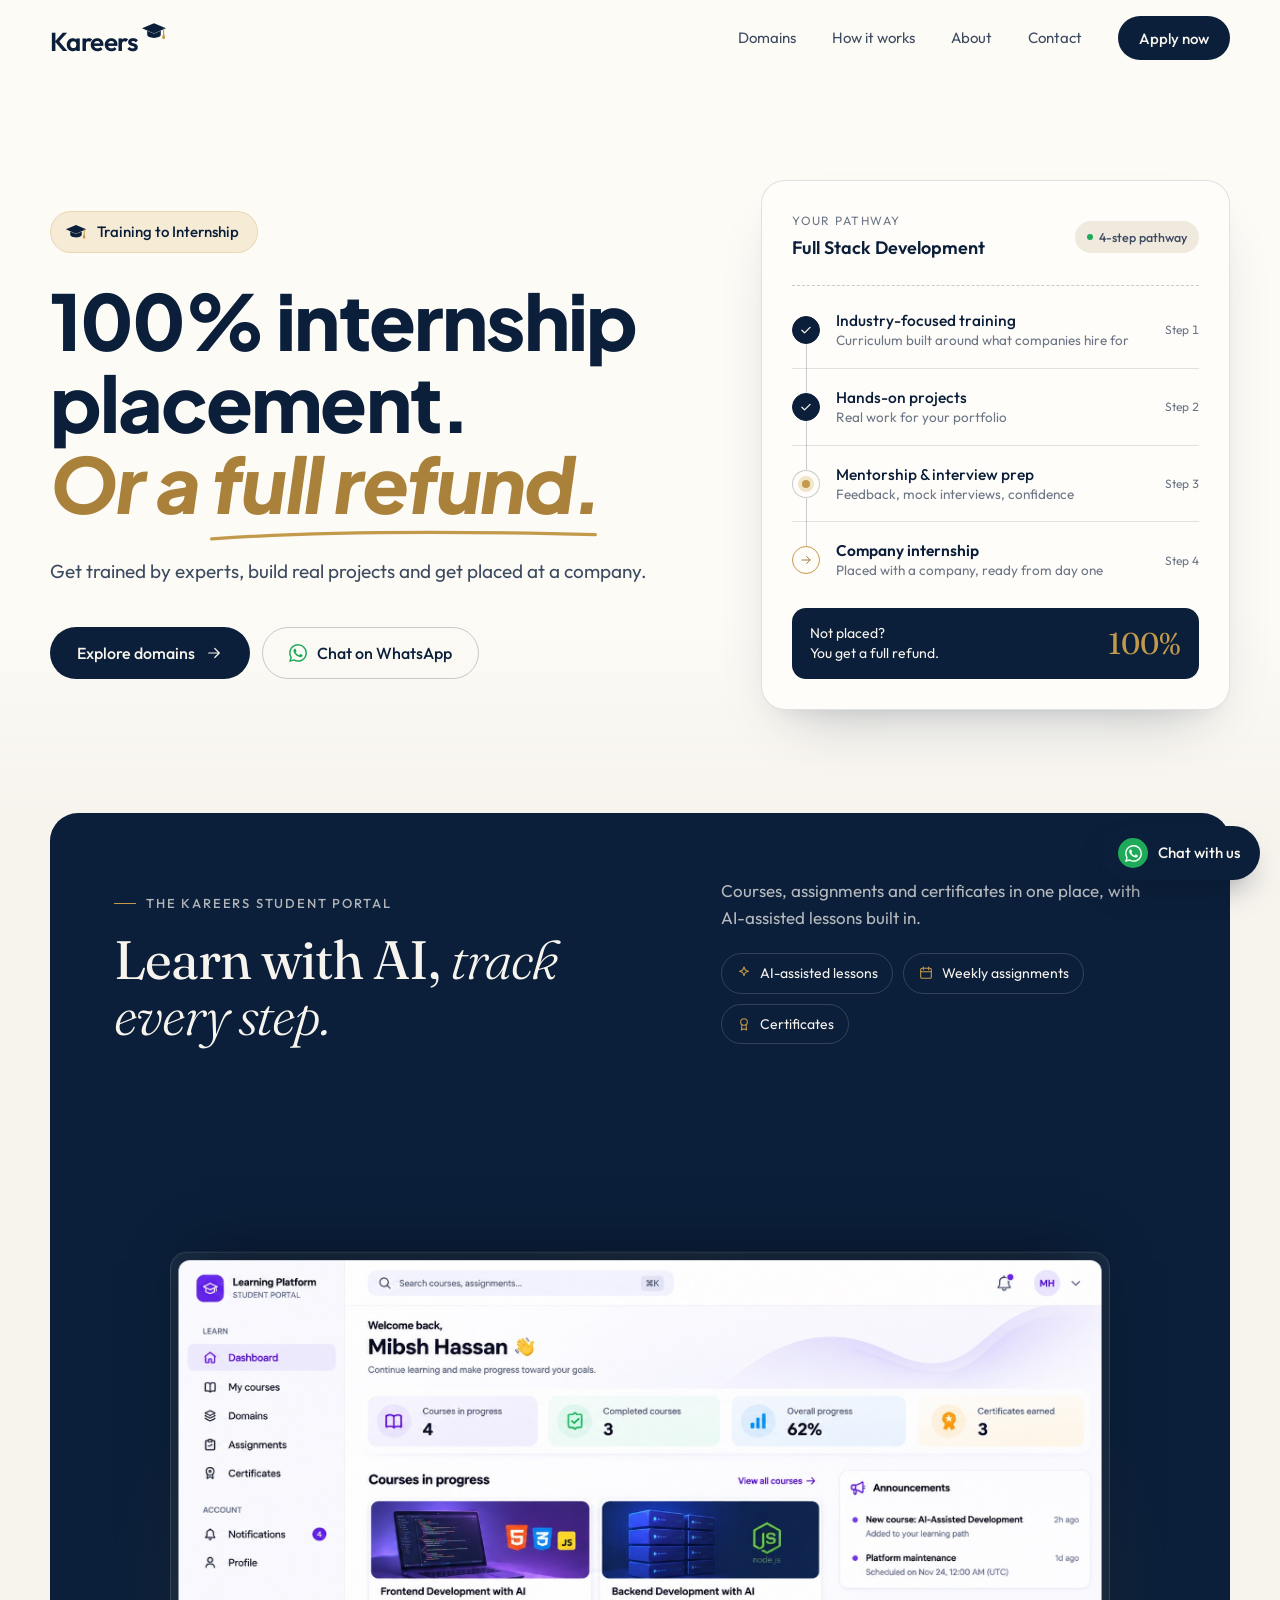
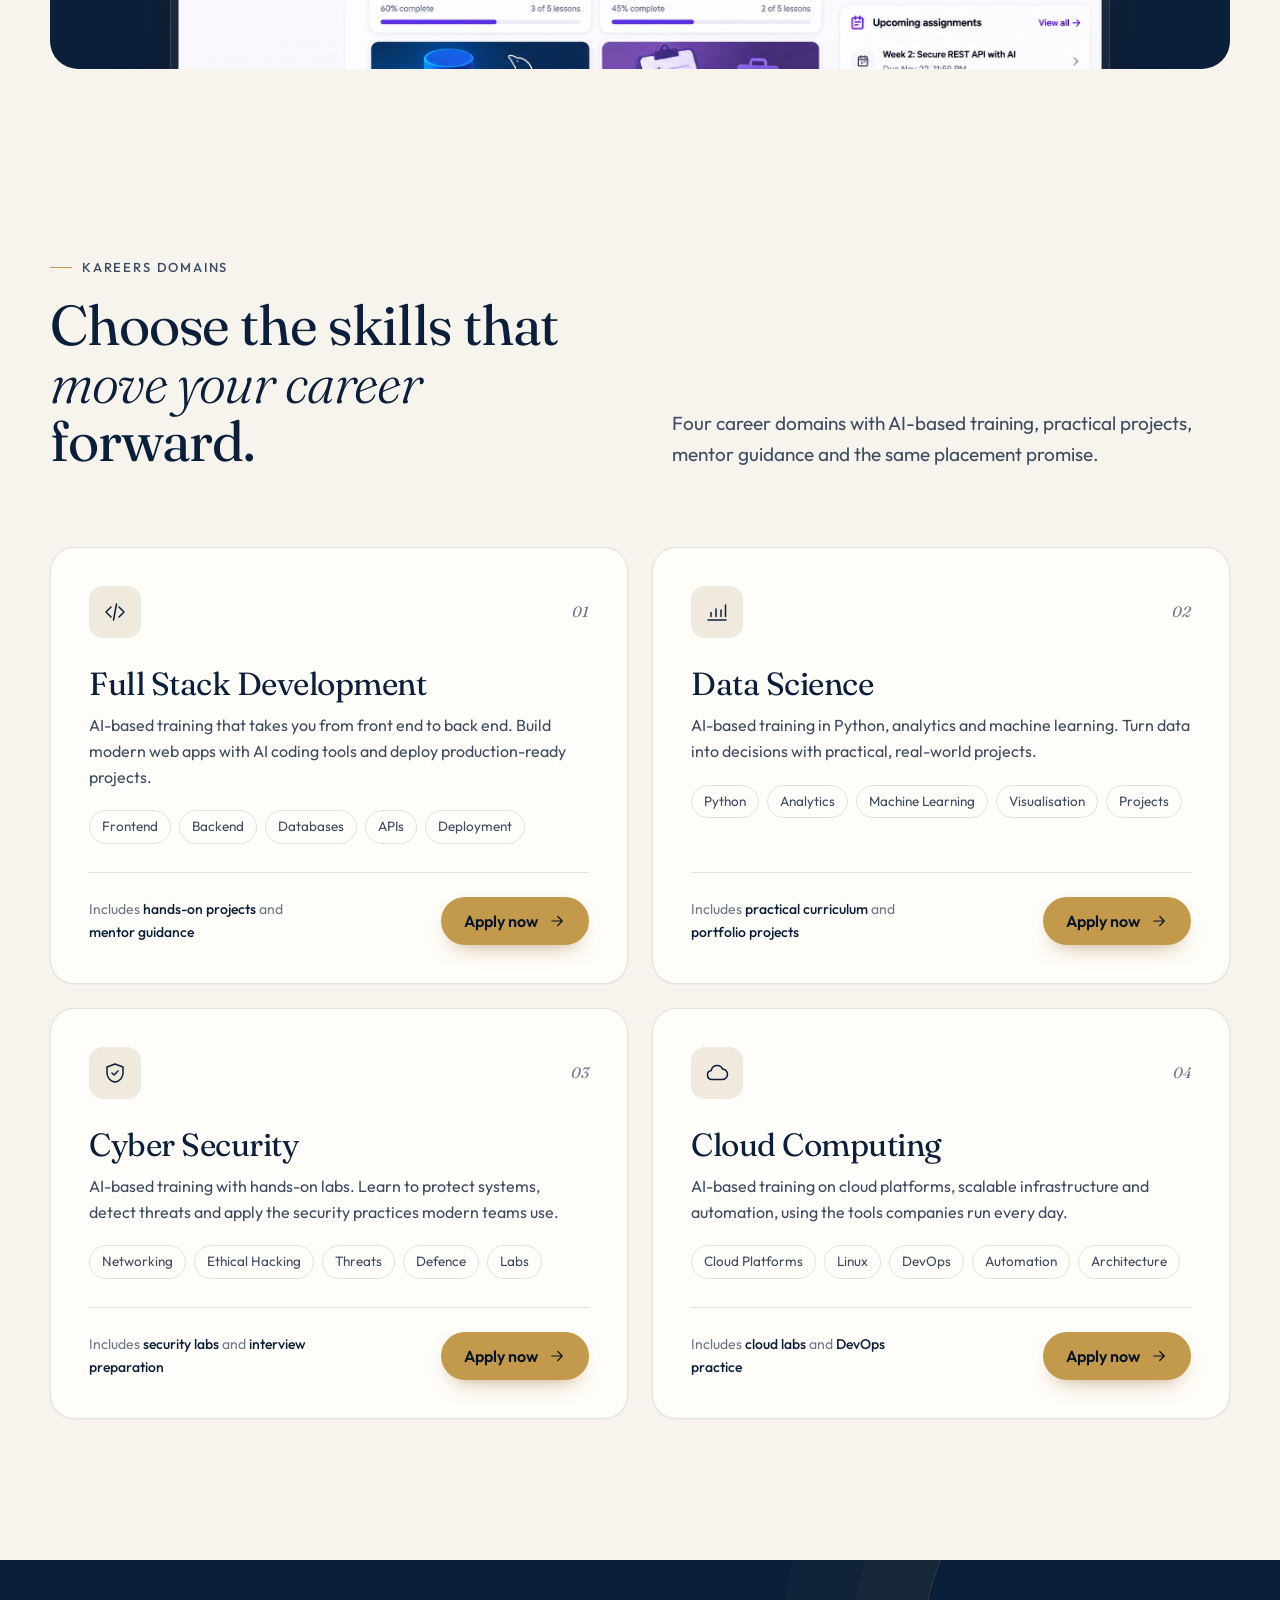
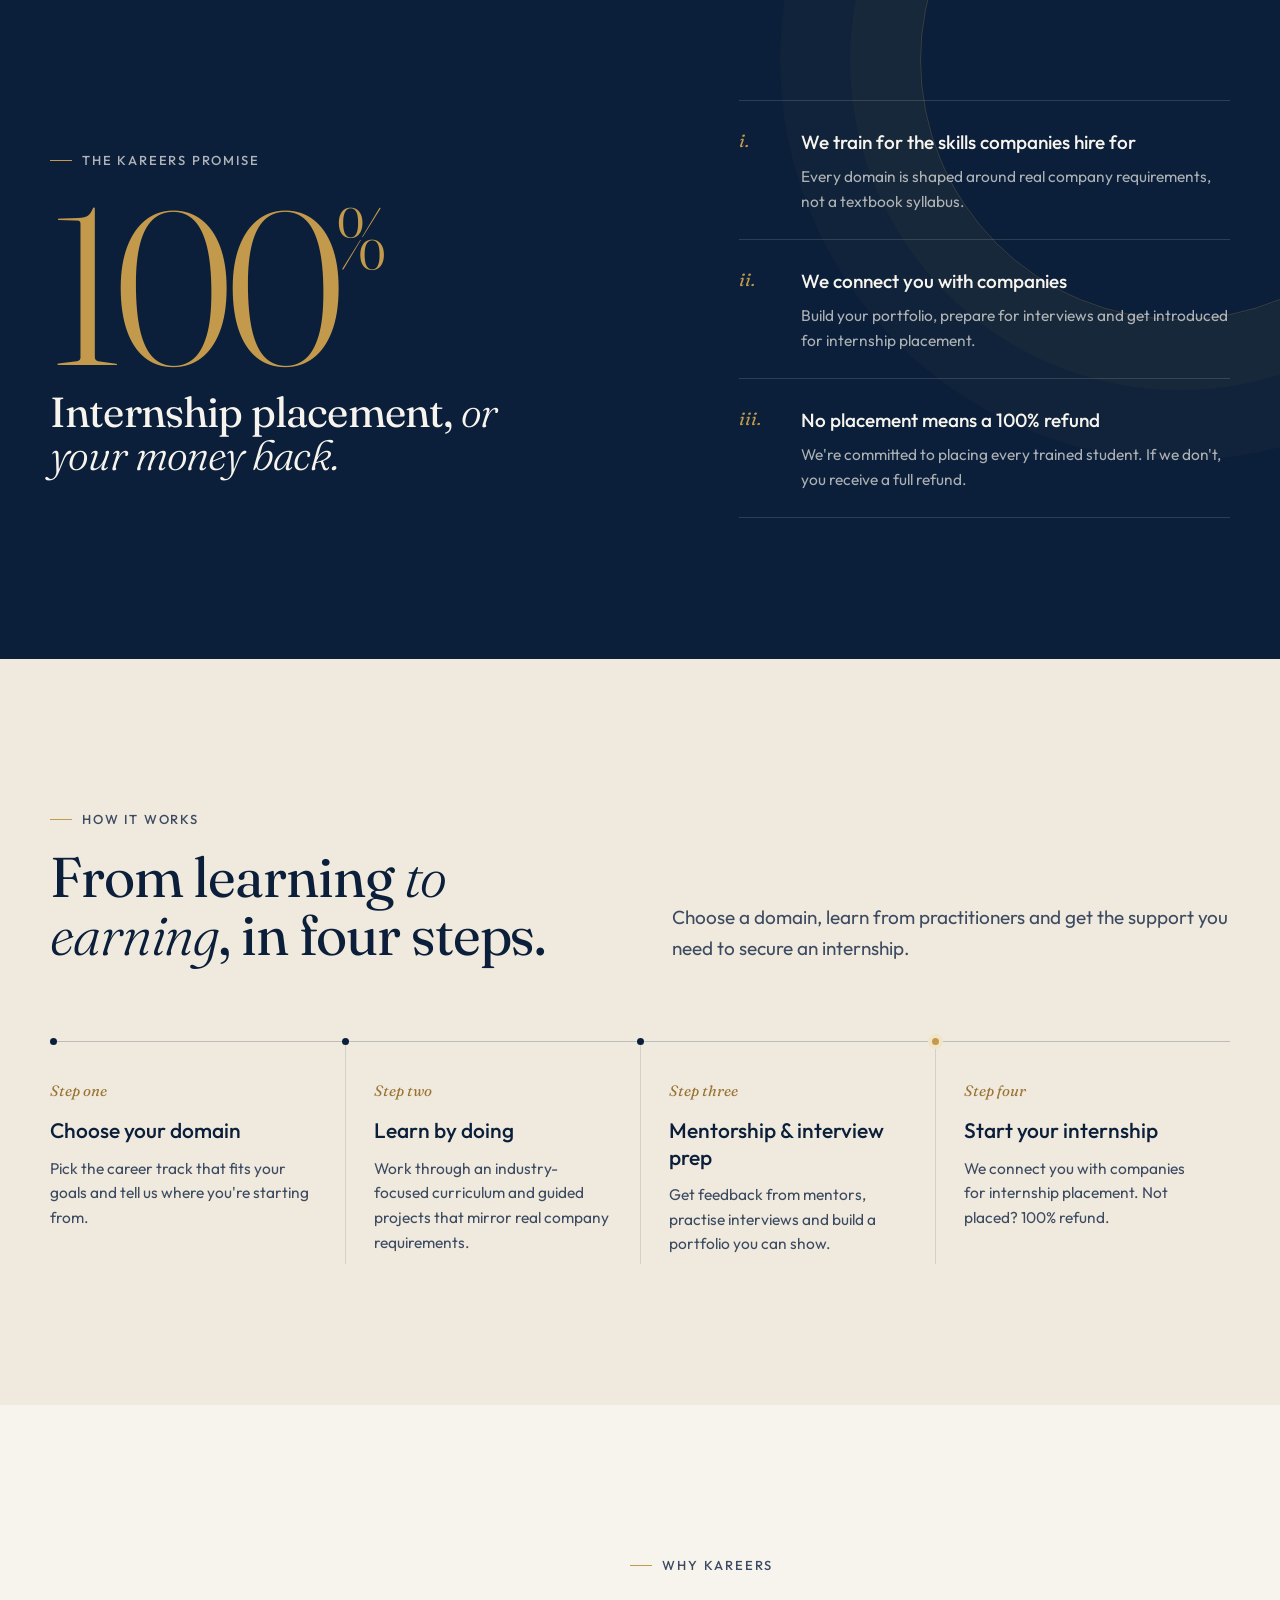
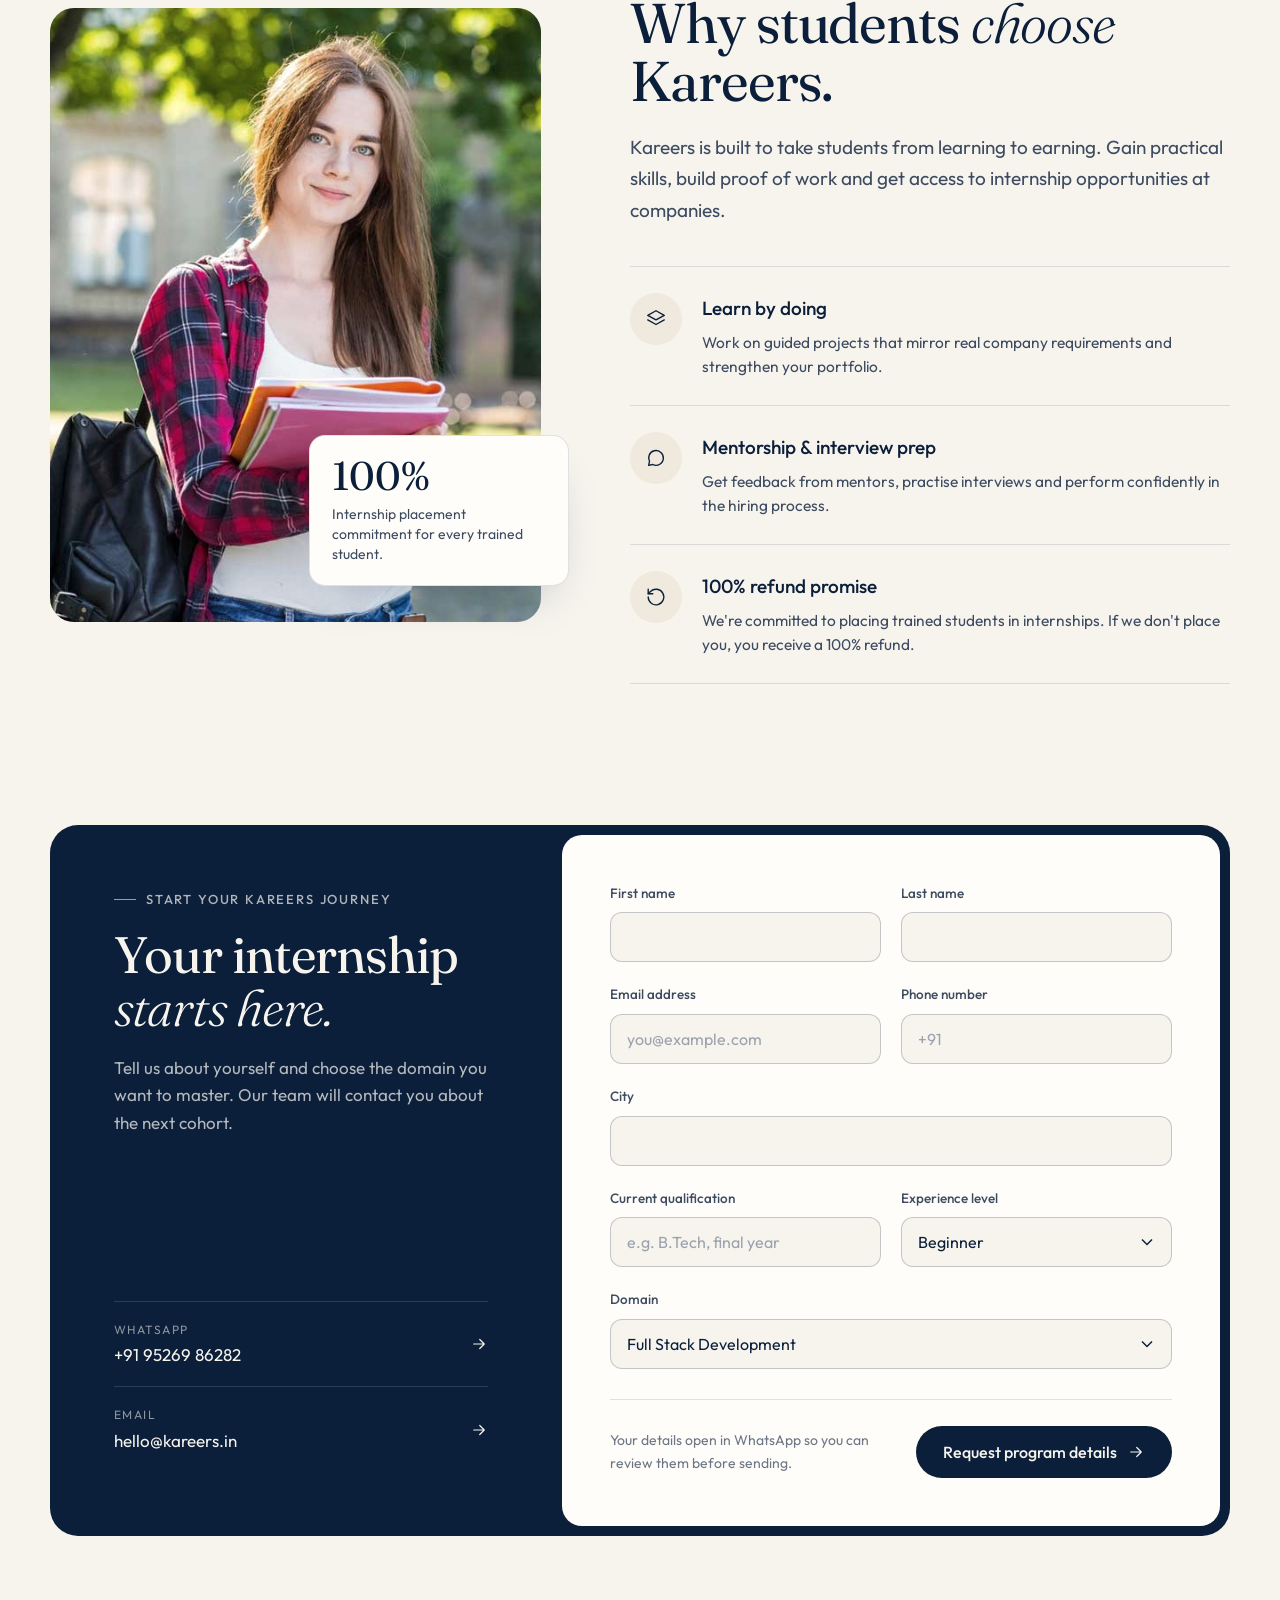
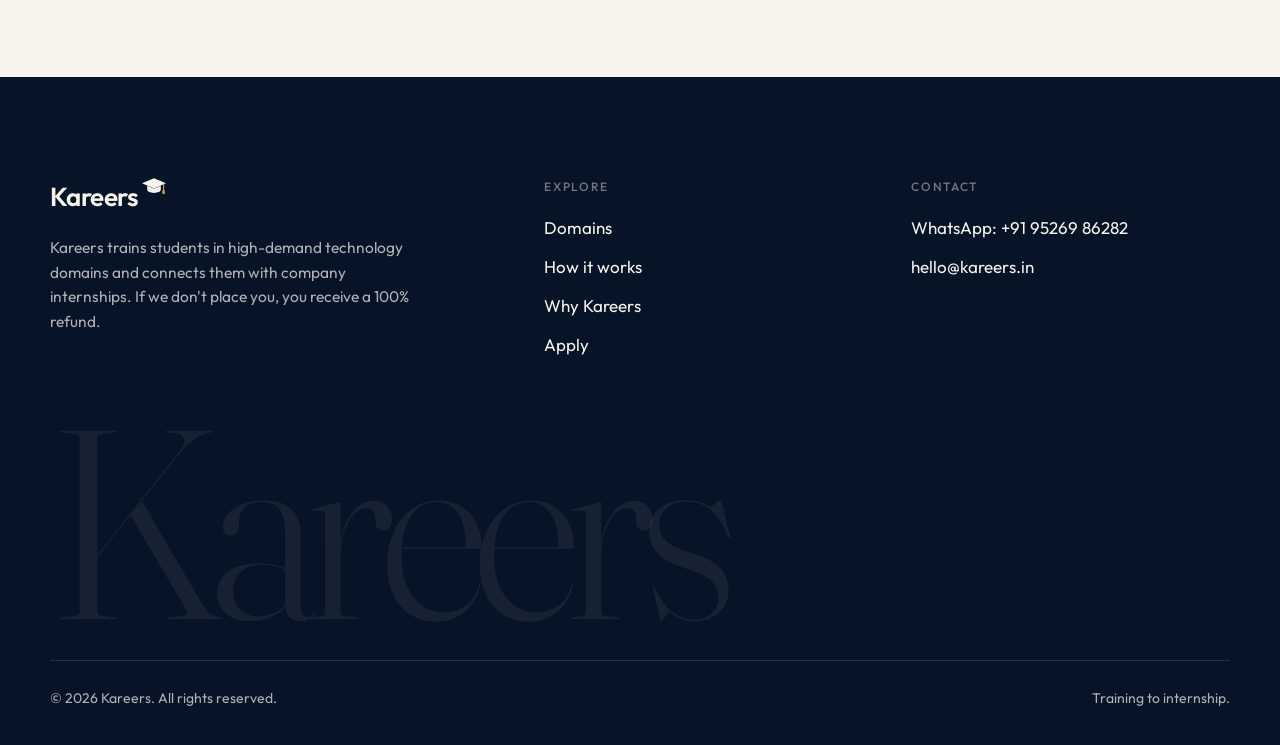
<file: index.html>
<!DOCTYPE html>
<html lang="en">

<head>
    <meta charset="utf-8">
    <meta name="viewport" content="width=device-width, initial-scale=1">
    <meta name="description" content="Kareers trains students in Full Stack Development, Data Science, Cyber Security and Cloud Computing, then places them in company internships. No placement means a 100% refund.">
    <meta name="theme-color" content="#fdfbf6">
    <title>Kareers | Training to Internship</title>

    <link rel="icon" href="source/assets/img/favicon.png" type="image/png">

    <link rel="preconnect" href="https://fonts.googleapis.com">
    <link rel="preconnect" href="https://fonts.gstatic.com" crossorigin>
    <link href="https://fonts.googleapis.com/css2?family=Fraunces:ital,opsz,wght@0,9..144,300..600;1,9..144,300..500&family=Outfit:wght@300..700&family=Plus+Jakarta+Sans:ital,wght@0,700..800;1,700..800&display=swap" rel="stylesheet">
    <link href="source/assets/css/kareers.css" rel="stylesheet">
    <script>document.documentElement.classList.add('js');</script>
</head>

<body id="top">

    <!-- Shared icons -->
    <svg width="0" height="0" style="position:absolute" aria-hidden="true">
        <symbol id="i-arrow" viewBox="0 0 24 24" fill="none" stroke="currentColor" stroke-width="1.6" stroke-linecap="round" stroke-linejoin="round">
            <path d="M5 12h14M13 6l6 6-6 6" />
        </symbol>
        <symbol id="i-check" viewBox="0 0 24 24" fill="none" stroke="currentColor" stroke-width="2.2" stroke-linecap="round" stroke-linejoin="round">
            <path d="M5 12.5l4.5 4.5L19 7.5" />
        </symbol>
        <symbol id="i-wa" viewBox="0 0 24 24" fill="currentColor">
            <path d="M17.47 14.38c-.3-.15-1.76-.87-2.03-.97-.27-.1-.47-.15-.67.15-.2.3-.77.97-.94 1.16-.17.2-.35.22-.64.07-.3-.15-1.26-.46-2.39-1.47-.88-.79-1.48-1.76-1.65-2.06-.17-.3-.02-.46.13-.6.13-.14.3-.35.45-.52.15-.18.2-.3.3-.5.1-.2.05-.37-.03-.52-.07-.15-.67-1.61-.92-2.2-.24-.58-.49-.5-.67-.51h-.57c-.2 0-.52.07-.79.37-.27.3-1.04 1.02-1.04 2.48s1.07 2.88 1.21 3.07c.15.2 2.1 3.2 5.08 4.49.71.31 1.26.49 1.7.63.71.22 1.36.19 1.87.12.57-.09 1.76-.72 2-1.41.25-.7.25-1.29.18-1.41-.08-.13-.27-.2-.57-.35m-5.42 7.4h-.01a9.87 9.87 0 01-5.03-1.38l-.36-.21-3.74.98 1-3.65-.24-.37a9.86 9.86 0 01-1.51-5.26c0-5.45 4.44-9.88 9.89-9.88 2.64 0 5.12 1.03 6.99 2.9a9.83 9.83 0 012.89 6.99c0 5.45-4.44 9.88-9.88 9.88m8.41-18.3A11.82 11.82 0 0012.05 0C5.5 0 .16 5.34.16 11.89c0 2.1.55 4.14 1.59 5.95L.06 24l6.3-1.65a11.88 11.88 0 005.68 1.45h.01c6.55 0 11.89-5.34 11.89-11.89a11.82 11.82 0 00-3.48-8.41z" />
        </symbol>
        <symbol id="i-cap" viewBox="0 0 26 20">
            <path d="M13 1.2L25 6.3 13 11.4 1 6.3z" fill="currentColor" />
            <path d="M6.2 8.8v4c0 1.7 3 3.1 6.8 3.1s6.8-1.4 6.8-3.1v-4L13 11.7z" fill="currentColor" />
            <path d="M22.6 6.6v6.6" stroke="#c39a4b" stroke-width="1.2" fill="none" />
            <path d="M22.6 12.6c-.9 0-1.4 1.6-1.4 3.2 0 .9.6 1.4 1.4 1.4s1.4-.5 1.4-1.4c0-1.6-.5-3.2-1.4-3.2z" fill="#c39a4b" />
        </symbol>
    </svg>

    <!-- Header -->
    <header class="site-header" id="header">
        <nav class="wrap nav" aria-label="Main">
            <a class="brand" href="#top" aria-label="Kareers home">Kareers<svg aria-hidden="true"><use href="#i-cap" /></svg></a>

            <button class="nav-toggle" type="button" aria-expanded="false" aria-controls="nav-links" aria-label="Open menu">
                <span></span><span></span>
            </button>

            <div class="nav-links" id="nav-links">
                <a href="#domains">Domains</a>
                <a href="#how-it-works">How it works</a>
                <a href="#about-kareers">About</a>
                <a href="#career-application">Contact</a>
                <a class="btn btn-primary" href="#career-application">Apply now</a>
            </div>
        </nav>
    </header>

    <main>

        <!-- Hero -->
        <section class="hero">
            <div class="wrap hero-grid">
                <div>
                    <span class="hero-pill" data-reveal><svg aria-hidden="true"><use href="#i-cap" /></svg>Training to Internship</span>
                    <h1 class="hero-title" data-reveal style="--d:.08s">
                        100% internship placement.
                        <em>Or a <span class="underline">full refund.<svg viewBox="0 0 300 14" preserveAspectRatio="none" aria-hidden="true"><path d="M3 10C70 4 160 2 297 6" stroke="currentColor" stroke-width="3" fill="none" stroke-linecap="round" /></svg></span></em>
                    </h1>
                    <p class="lede" data-reveal style="--d:.16s">
                        Get trained by experts, build real projects and get placed at a company.
                    </p>
                    <div class="hero-actions" data-reveal style="--d:.24s">
                        <a class="btn btn-primary" href="#domains">Explore domains <svg class="arrow" aria-hidden="true"><use href="#i-arrow" /></svg></a>
                        <a class="btn btn-ghost" href="https://wa.me/919526986282?text=Hello%20Kareers%2C%20I%20want%20to%20learn%20more." target="_blank" rel="noopener">
                            <svg aria-hidden="true" style="color:var(--wa)"><use href="#i-wa" /></svg> Chat on WhatsApp
                        </a>
                    </div>
                </div>

                <aside class="pathway" data-reveal style="--d:.2s" aria-label="The Kareers pathway">
                    <div class="pathway-head">
                        <div>
                            <small>Your pathway</small>
                            <strong>Full Stack Development</strong>
                        </div>
                        <span class="chip"><i></i>4-step pathway</span>
                    </div>
                    <ol class="steps">
                        <li class="is-done">
                            <span class="dot"><svg aria-hidden="true"><use href="#i-check" /></svg></span>
                            <div>
                                <h3>Industry-focused training</h3>
                                <p>Curriculum built around what companies hire for</p>
                            </div>
                            <span class="tag">Step 1</span>
                        </li>
                        <li class="is-done">
                            <span class="dot"><svg aria-hidden="true"><use href="#i-check" /></svg></span>
                            <div>
                                <h3>Hands-on projects</h3>
                                <p>Real work for your portfolio</p>
                            </div>
                            <span class="tag">Step 2</span>
                        </li>
                        <li class="is-now">
                            <span class="dot"></span>
                            <div>
                                <h3>Mentorship &amp; interview prep</h3>
                                <p>Feedback, mock interviews, confidence</p>
                            </div>
                            <span class="tag">Step 3</span>
                        </li>
                        <li class="is-goal">
                            <span class="dot"><svg aria-hidden="true"><use href="#i-arrow" /></svg></span>
                            <div>
                                <h3>Company internship</h3>
                                <p>Placed with a company, ready from day one</p>
                            </div>
                            <span class="tag">Step 4</span>
                        </li>
                    </ol>
                    <div class="guarantee">
                        <span>Not placed?<br>You get a full refund.</span>
                        <b>100%</b>
                    </div>
                </aside>
            </div>
        </section>

        <!-- Platform showcase -->
        <section class="showcase" id="platform" aria-labelledby="platform-title">
            <div class="wrap">
                <div class="portal-panel">
                    <div class="portal-top">
                        <div data-reveal>
                            <span class="eyebrow">The Kareers student portal</span>
                            <h2 class="display" id="platform-title">Learn with AI, <em>track every step.</em></h2>
                        </div>
                        <div data-reveal style="--d:.1s">
                            <p>Courses, assignments and certificates in one place, with AI-assisted lessons built in.</p>
                            <ul class="portal-features">
                                <li><svg viewBox="0 0 24 24" fill="none" stroke="currentColor" stroke-width="1.6" stroke-linecap="round" stroke-linejoin="round" aria-hidden="true"><path d="M12 3l1.9 4.6 4.6 1.9-4.6 1.9L12 16l-1.9-4.6-4.6-1.9 4.6-1.9z" /></svg>AI-assisted lessons</li>
                                <li><svg viewBox="0 0 24 24" fill="none" stroke="currentColor" stroke-width="1.6" stroke-linecap="round" stroke-linejoin="round" aria-hidden="true"><rect x="4" y="5" width="16" height="15" rx="2" /><path d="M8 3v4M16 3v4M4 10h16" /></svg>Weekly assignments</li>
                                <li><svg viewBox="0 0 24 24" fill="none" stroke="currentColor" stroke-width="1.6" stroke-linecap="round" stroke-linejoin="round" aria-hidden="true"><circle cx="12" cy="9" r="5" /><path d="M9 13.5L8 21l4-2 4 2-1-7.5" /></svg>Certificates</li>
                            </ul>
                        </div>
                    </div>

                    <div class="portal-shot" id="showcase-stage">
                        <div class="portal-frame">
                            <img src="source/assets/img/student-portal.jpg" alt="Kareers student portal dashboard showing courses in progress, overall progress, announcements and upcoming assignments" width="1672" height="941" loading="lazy">
                        </div>
                    </div>
                </div>
            </div>
        </section>

        <!-- Domains -->
        <section class="section" id="domains" aria-labelledby="domains-title">
            <div class="wrap">
                <div class="section-head">
                    <div data-reveal>
                        <span class="eyebrow">Kareers domains</span>
                        <h2 class="display h2" id="domains-title">Choose the skills that <em>move your career</em> forward.</h2>
                    </div>
                    <p class="lede" data-reveal style="--d:.1s">
                        Four career domains with AI-based training, practical projects, mentor guidance and the same placement promise.
                    </p>
                </div>

                <div class="domain-grid">
                    <article class="domain-card" data-reveal style="--d:.00s">
                        <div class="domain-top">
                            <span class="domain-icon"><svg viewBox="0 0 24 24" fill="none" stroke="currentColor" stroke-width="1.5" stroke-linecap="round" stroke-linejoin="round" aria-hidden="true"><path d="M8 7l-5 5 5 5M16 7l5 5-5 5M13.5 4l-3 16" /></svg></span>
                            <span class="domain-num">01</span>
                        </div>
                        <h3>Full Stack Development</h3>
                        <p class="domain-desc">AI-based training that takes you from front end to back end. Build modern web apps with AI coding tools and deploy production-ready projects.</p>
                        <ul class="tags">
                                <li>Frontend</li><li>Backend</li><li>Databases</li><li>APIs</li><li>Deployment</li>
                            </ul>
                        <div class="domain-foot">
                            <p class="includes">Includes <b>hands-on projects</b> and <b>mentor guidance</b></p>
                            <a class="btn btn-gold btn-apply" href="https://wa.me/919526986282?text=Hello%20Kareers%2C%20I%20want%20to%20apply%20for%20Full%20Stack%20Development." target="_blank" rel="noopener">Apply now <svg class="arrow" aria-hidden="true"><use href="#i-arrow" /></svg></a>
                        </div>
                    </article>

                    <article class="domain-card" data-reveal style="--d:.06s">
                        <div class="domain-top">
                            <span class="domain-icon"><svg viewBox="0 0 24 24" fill="none" stroke="currentColor" stroke-width="1.5" stroke-linecap="round" stroke-linejoin="round" aria-hidden="true"><path d="M3 20h18M6 16.5v-4M11 16.5V9M16 16.5v-6.5M20.5 16.5V5" /></svg></span>
                            <span class="domain-num">02</span>
                        </div>
                        <h3>Data Science</h3>
                        <p class="domain-desc">AI-based training in Python, analytics and machine learning. Turn data into decisions with practical, real-world projects.</p>
                        <ul class="tags">
                                <li>Python</li><li>Analytics</li><li>Machine Learning</li><li>Visualisation</li><li>Projects</li>
                            </ul>
                        <div class="domain-foot">
                            <p class="includes">Includes <b>practical curriculum</b> and <b>portfolio projects</b></p>
                            <a class="btn btn-gold btn-apply" href="https://wa.me/919526986282?text=Hello%20Kareers%2C%20I%20want%20to%20apply%20for%20Data%20Science." target="_blank" rel="noopener">Apply now <svg class="arrow" aria-hidden="true"><use href="#i-arrow" /></svg></a>
                        </div>
                    </article>

                    <article class="domain-card" data-reveal style="--d:.12s">
                        <div class="domain-top">
                            <span class="domain-icon"><svg viewBox="0 0 24 24" fill="none" stroke="currentColor" stroke-width="1.5" stroke-linecap="round" stroke-linejoin="round" aria-hidden="true"><path d="M12 3l8 3v6c0 4.5-3.4 8.2-8 9-4.6-.8-8-4.5-8-9V6l8-3z" /><path d="M9 12l2 2 4-4" /></svg></span>
                            <span class="domain-num">03</span>
                        </div>
                        <h3>Cyber Security</h3>
                        <p class="domain-desc">AI-based training with hands-on labs. Learn to protect systems, detect threats and apply the security practices modern teams use.</p>
                        <ul class="tags">
                                <li>Networking</li><li>Ethical Hacking</li><li>Threats</li><li>Defence</li><li>Labs</li>
                            </ul>
                        <div class="domain-foot">
                            <p class="includes">Includes <b>security labs</b> and <b>interview preparation</b></p>
                            <a class="btn btn-gold btn-apply" href="https://wa.me/919526986282?text=Hello%20Kareers%2C%20I%20want%20to%20apply%20for%20Cyber%20Security." target="_blank" rel="noopener">Apply now <svg class="arrow" aria-hidden="true"><use href="#i-arrow" /></svg></a>
                        </div>
                    </article>

                    <article class="domain-card" data-reveal style="--d:.18s">
                        <div class="domain-top">
                            <span class="domain-icon"><svg viewBox="0 0 24 24" fill="none" stroke="currentColor" stroke-width="1.5" stroke-linecap="round" stroke-linejoin="round" aria-hidden="true"><path d="M7 18.5a4.5 4.5 0 01-.8-8.93A6 6 0 0117.6 8.1 4.5 4.5 0 0117 18.5H7z" /></svg></span>
                            <span class="domain-num">04</span>
                        </div>
                        <h3>Cloud Computing</h3>
                        <p class="domain-desc">AI-based training on cloud platforms, scalable infrastructure and automation, using the tools companies run every day.</p>
                        <ul class="tags">
                                <li>Cloud Platforms</li><li>Linux</li><li>DevOps</li><li>Automation</li><li>Architecture</li>
                            </ul>
                        <div class="domain-foot">
                            <p class="includes">Includes <b>cloud labs</b> and <b>DevOps practice</b></p>
                            <a class="btn btn-gold btn-apply" href="https://wa.me/919526986282?text=Hello%20Kareers%2C%20I%20want%20to%20explore%20Cloud%20Computing." target="_blank" rel="noopener">Apply now <svg class="arrow" aria-hidden="true"><use href="#i-arrow" /></svg></a>
                        </div>
                    </article>
                </div>
            </div>
        </section>

        <!-- Promise -->
        <section class="section promise" aria-labelledby="promise-title">
            <div class="wrap promise-grid">
                <div data-reveal>
                    <span class="eyebrow">The Kareers promise</span>
                    <div class="big-figure" aria-hidden="true">100<span>%</span></div>
                    <h2 class="display" id="promise-title">Internship placement, <em>or your money back.</em></h2>
                </div>
                <ul class="promise-list">
                    <li data-reveal>
                        <span class="num">i.</span>
                        <div>
                            <h3>We train for the skills companies hire for</h3>
                            <p>Every domain is shaped around real company requirements, not a textbook syllabus.</p>
                        </div>
                    </li>
                    <li data-reveal style="--d:.08s">
                        <span class="num">ii.</span>
                        <div>
                            <h3>We connect you with companies</h3>
                            <p>Build your portfolio, prepare for interviews and get introduced for internship placement.</p>
                        </div>
                    </li>
                    <li data-reveal style="--d:.16s">
                        <span class="num">iii.</span>
                        <div>
                            <h3>No placement means a 100% refund</h3>
                            <p>We're committed to placing every trained student. If we don't, you receive a full refund.</p>
                        </div>
                    </li>
                </ul>
            </div>
        </section>

        <!-- How it works -->
        <section class="section process" id="how-it-works" aria-labelledby="process-title">
            <div class="wrap">
                <div class="section-head">
                    <div data-reveal>
                        <span class="eyebrow">How it works</span>
                        <h2 class="display h2" id="process-title">From learning <em>to earning</em>, in four steps.</h2>
                    </div>
                    <p class="lede" data-reveal style="--d:.1s">
                        Choose a domain, learn from practitioners and get the support you need to secure an internship.
                    </p>
                </div>

                <ol class="process-grid">
                    <li class="process-step" data-reveal>
                        <span class="step-no">Step one</span>
                        <h3>Choose your domain</h3>
                        <p>Pick the career track that fits your goals and tell us where you're starting from.</p>
                    </li>
                    <li class="process-step" data-reveal style="--d:.08s">
                        <span class="step-no">Step two</span>
                        <h3>Learn by doing</h3>
                        <p>Work through an industry-focused curriculum and guided projects that mirror real company requirements.</p>
                    </li>
                    <li class="process-step" data-reveal style="--d:.16s">
                        <span class="step-no">Step three</span>
                        <h3>Mentorship &amp; interview prep</h3>
                        <p>Get feedback from mentors, practise interviews and build a portfolio you can show.</p>
                    </li>
                    <li class="process-step" data-reveal style="--d:.24s">
                        <span class="step-no">Step four</span>
                        <h3>Start your internship</h3>
                        <p>We connect you with companies for internship placement. Not placed? 100% refund.</p>
                    </li>
                </ol>
            </div>
        </section>

        <!-- Why Kareers -->
        <section class="section" id="about-kareers" aria-labelledby="why-title">
            <div class="wrap why-grid">
                <div class="why-photo" data-reveal>
                    <div class="frame">
                        <img src="source/assets/img/about/8.jpg" alt="A student holding notebooks on campus" loading="lazy" width="700" height="690">
                    </div>
                    <div class="note">
                        <b>100%</b>
                        <span>Internship placement commitment for every trained student.</span>
                    </div>
                </div>

                <div>
                    <span class="eyebrow" data-reveal>Why Kareers</span>
                    <h2 class="display h2" id="why-title" data-reveal style="--d:.06s; margin-top:18px">Why students <em>choose</em> Kareers.</h2>
                    <p class="lede" data-reveal style="--d:.12s; margin-top:22px">
                        Kareers is built to take students from learning to earning. Gain practical skills, build proof of work and get access to internship opportunities at companies.
                    </p>

                    <ul class="why-list">
                        <li data-reveal>
                            <span class="icon"><svg viewBox="0 0 24 24" fill="none" stroke="currentColor" stroke-width="1.5" stroke-linecap="round" stroke-linejoin="round" aria-hidden="true"><path d="M12 3l9 5-9 5-9-5 9-5z" /><path d="M3 13l9 5 9-5" /></svg></span>
                            <div>
                                <h3>Learn by doing</h3>
                                <p>Work on guided projects that mirror real company requirements and strengthen your portfolio.</p>
                            </div>
                        </li>
                        <li data-reveal style="--d:.08s">
                            <span class="icon"><svg viewBox="0 0 24 24" fill="none" stroke="currentColor" stroke-width="1.5" stroke-linecap="round" stroke-linejoin="round" aria-hidden="true"><path d="M20 12a8 8 0 01-11.6 7.1L4 20l.9-4.4A8 8 0 1120 12z" /></svg></span>
                            <div>
                                <h3>Mentorship &amp; interview prep</h3>
                                <p>Get feedback from mentors, practise interviews and perform confidently in the hiring process.</p>
                            </div>
                        </li>
                        <li data-reveal style="--d:.16s">
                            <span class="icon"><svg viewBox="0 0 24 24" fill="none" stroke="currentColor" stroke-width="1.5" stroke-linecap="round" stroke-linejoin="round" aria-hidden="true"><path d="M3.5 12a8.5 8.5 0 102.5-6L3.5 8.5" /><path d="M3.5 3.5v5h5" /></svg></span>
                            <div>
                                <h3>100% refund promise</h3>
                                <p>We're committed to placing trained students in internships. If we don't place you, you receive a 100% refund.</p>
                            </div>
                        </li>
                    </ul>
                </div>
            </div>
        </section>

        <!-- Apply -->
        <section class="section apply" id="career-application" aria-labelledby="apply-title">
            <div class="wrap">
                <div class="apply-panel" data-reveal>
                    <div class="apply-intro">
                        <span class="eyebrow">Start your Kareers journey</span>
                        <h2 class="display" id="apply-title">Your internship <em>starts here.</em></h2>
                        <p>Tell us about yourself and choose the domain you want to master. Our team will contact you about the next cohort.</p>

                        <div class="contact-lines">
                            <a href="https://wa.me/919526986282" target="_blank" rel="noopener">
                                <div><small>WhatsApp</small><span>+91 95269 86282</span></div>
                                <svg aria-hidden="true"><use href="#i-arrow" /></svg>
                            </a>
                            <a href="mailto:hello@kareers.in">
                                <div><small>Email</small><span>hello@kareers.in</span></div>
                                <svg aria-hidden="true"><use href="#i-arrow" /></svg>
                            </a>
                        </div>
                    </div>

                    <form class="form" id="apply-form" novalidate>
                        <div class="form-grid">
                            <div class="field">
                                <label for="f-name">First name</label>
                                <input id="f-name" name="f-name" type="text" autocomplete="given-name">
                            </div>
                            <div class="field">
                                <label for="l-name">Last name</label>
                                <input id="l-name" name="l-name" type="text" autocomplete="family-name">
                            </div>
                            <div class="field">
                                <label for="email">Email address</label>
                                <input id="email" name="email" type="email" autocomplete="email" placeholder="you@example.com">
                            </div>
                            <div class="field">
                                <label for="phone">Phone number</label>
                                <input id="phone" name="phone" type="tel" autocomplete="tel" placeholder="+91">
                            </div>
                            <div class="field full">
                                <label for="city">City</label>
                                <input id="city" name="city" type="text" autocomplete="address-level2">
                            </div>
                            <div class="field">
                                <label for="qualification">Current qualification</label>
                                <input id="qualification" name="qualification" type="text" placeholder="e.g. B.Tech, final year">
                            </div>
                            <div class="field">
                                <label for="experience">Experience level</label>
                                <select id="experience" name="experience">
                                    <option>Beginner</option>
                                    <option>Some project experience</option>
                                    <option>Working professional</option>
                                </select>
                            </div>
                            <div class="field full">
                                <label for="domain">Domain</label>
                                <select id="domain" name="domain">
                                    <option>Full Stack Development</option>
                                    <option>Data Science</option>
                                    <option>Cyber Security</option>
                                    <option>Cloud Computing</option>
                                </select>
                            </div>
                        </div>
                        <div class="form-foot">
                            <p>Your details open in WhatsApp so you can review them before sending.</p>
                            <button class="btn btn-primary" type="submit">Request program details <svg class="arrow" aria-hidden="true"><use href="#i-arrow" /></svg></button>
                        </div>
                    </form>
                </div>
            </div>
        </section>

    </main>

    <!-- Footer -->
    <footer class="site-footer">
        <div class="wrap">
            <div class="footer-top">
                <div>
                    <a class="brand" href="#top" aria-label="Kareers home">Kareers<svg aria-hidden="true"><use href="#i-cap" /></svg></a>
                    <p>Kareers trains students in high-demand technology domains and connects them with company internships. If we don't place you, you receive a 100% refund.</p>
                </div>
                <div class="footer-col">
                    <h4>Explore</h4>
                    <ul>
                        <li><a href="#domains">Domains</a></li>
                        <li><a href="#how-it-works">How it works</a></li>
                        <li><a href="#about-kareers">Why Kareers</a></li>
                        <li><a href="#career-application">Apply</a></li>
                    </ul>
                </div>
                <div class="footer-col">
                    <h4>Contact</h4>
                    <ul>
                        <li><a href="https://wa.me/919526986282" target="_blank" rel="noopener">WhatsApp: +91 95269 86282</a></li>
                        <li><a href="mailto:hello@kareers.in">hello@kareers.in</a></li>
                    </ul>
                </div>
            </div>
            <span class="footer-mark" aria-hidden="true">Kareers</span>
            <div class="footer-bottom">
                <span>&copy; <span id="year">2026</span> Kareers. All rights reserved.</span>
                <span>Training to internship.</span>
            </div>
        </div>
    </footer>

    <a class="wa-float" href="https://wa.me/919526986282?text=Hello%20Kareers%2C%20I%20want%20to%20learn%20more." target="_blank" rel="noopener" aria-label="Chat with Kareers on WhatsApp">
        <span class="wa-icon"><svg aria-hidden="true"><use href="#i-wa" /></svg></span>
        <span class="label">Chat with us</span>
    </a>

    <script>
        (function () {
            var WA = 'https://wa.me/919526986282';
            var root = document.documentElement;
            var header = document.getElementById('header');
            var toggle = document.querySelector('.nav-toggle');

            // Header background on scroll
            function onScroll() {
                header.classList.toggle('is-scrolled', window.scrollY > 12);
            }
            onScroll();
            window.addEventListener('scroll', onScroll, { passive: true });

            // Mobile menu
            function setMenu(open) {
                root.classList.toggle('nav-open', open);
                toggle.setAttribute('aria-expanded', open);
                toggle.setAttribute('aria-label', open ? 'Close menu' : 'Open menu');
            }
            toggle.addEventListener('click', function () {
                setMenu(!root.classList.contains('nav-open'));
            });
            document.querySelectorAll('.nav-links a').forEach(function (link) {
                link.addEventListener('click', function () { setMenu(false); });
            });
            document.addEventListener('keydown', function (e) {
                if (e.key === 'Escape') setMenu(false);
            });

            // Reveal on scroll
            var items = document.querySelectorAll('[data-reveal]');
            if ('IntersectionObserver' in window) {
                var io = new IntersectionObserver(function (entries) {
                    entries.forEach(function (entry) {
                        if (entry.isIntersecting) {
                            entry.target.classList.add('is-in');
                            io.unobserve(entry.target);
                        }
                    });
                }, { rootMargin: '0px 0px -8% 0px', threshold: 0.08 });
                items.forEach(function (el) { io.observe(el); });
            } else {
                items.forEach(function (el) { el.classList.add('is-in'); });
            }

            // Portal showcase: tilts flat and settles as it scrolls into view
            var stage = document.getElementById('showcase-stage');
            var still = window.matchMedia('(prefers-reduced-motion: reduce)').matches;
            if (stage && !still) {
                var ticking = false;
                var update = function () {
                    ticking = false;
                    var r = stage.getBoundingClientRect();
                    var vh = window.innerHeight;
                    // 0 when the stage top meets the bottom of the screen, 1 once it reaches ~22% from the top
                    var p = (vh - r.top) / (vh * 0.78);
                    p = Math.max(0, Math.min(1, p));
                    p = 1 - Math.pow(1 - p, 2);
                    stage.style.setProperty('--p', p.toFixed(4));
                };
                var request = function () {
                    if (!ticking) { ticking = true; requestAnimationFrame(update); }
                };
                update();
                window.addEventListener('scroll', request, { passive: true });
                window.addEventListener('resize', request);
                window.addEventListener('load', request);
                if (document.fonts && document.fonts.ready) document.fonts.ready.then(request);
            }

            // Application form -> WhatsApp
            document.getElementById('apply-form').addEventListener('submit', function (e) {
                e.preventDefault();
                var f = this;
                var val = function (id) { return f.querySelector('#' + id).value.trim(); };
                var fields = [
                    ['First Name', val('f-name')],
                    ['Last Name', val('l-name')],
                    ['Email', val('email')],
                    ['Phone', val('phone')],
                    ['City', val('city')],
                    ['Current Qualification', val('qualification')],
                    ['Experience Level', val('experience')],
                    ['Domain', val('domain')]
                ];
                var message = 'Hello Kareers, I want to request program details.\n\n' +
                    fields.map(function (x) { return x[0] + ': ' + (x[1] || 'Not provided'); }).join('\n');
                window.open(WA + '?text=' + encodeURIComponent(message), '_blank', 'noopener');
            });

            document.getElementById('year').textContent = new Date().getFullYear();
        })();
    </script>
</body>

</html>
</file>
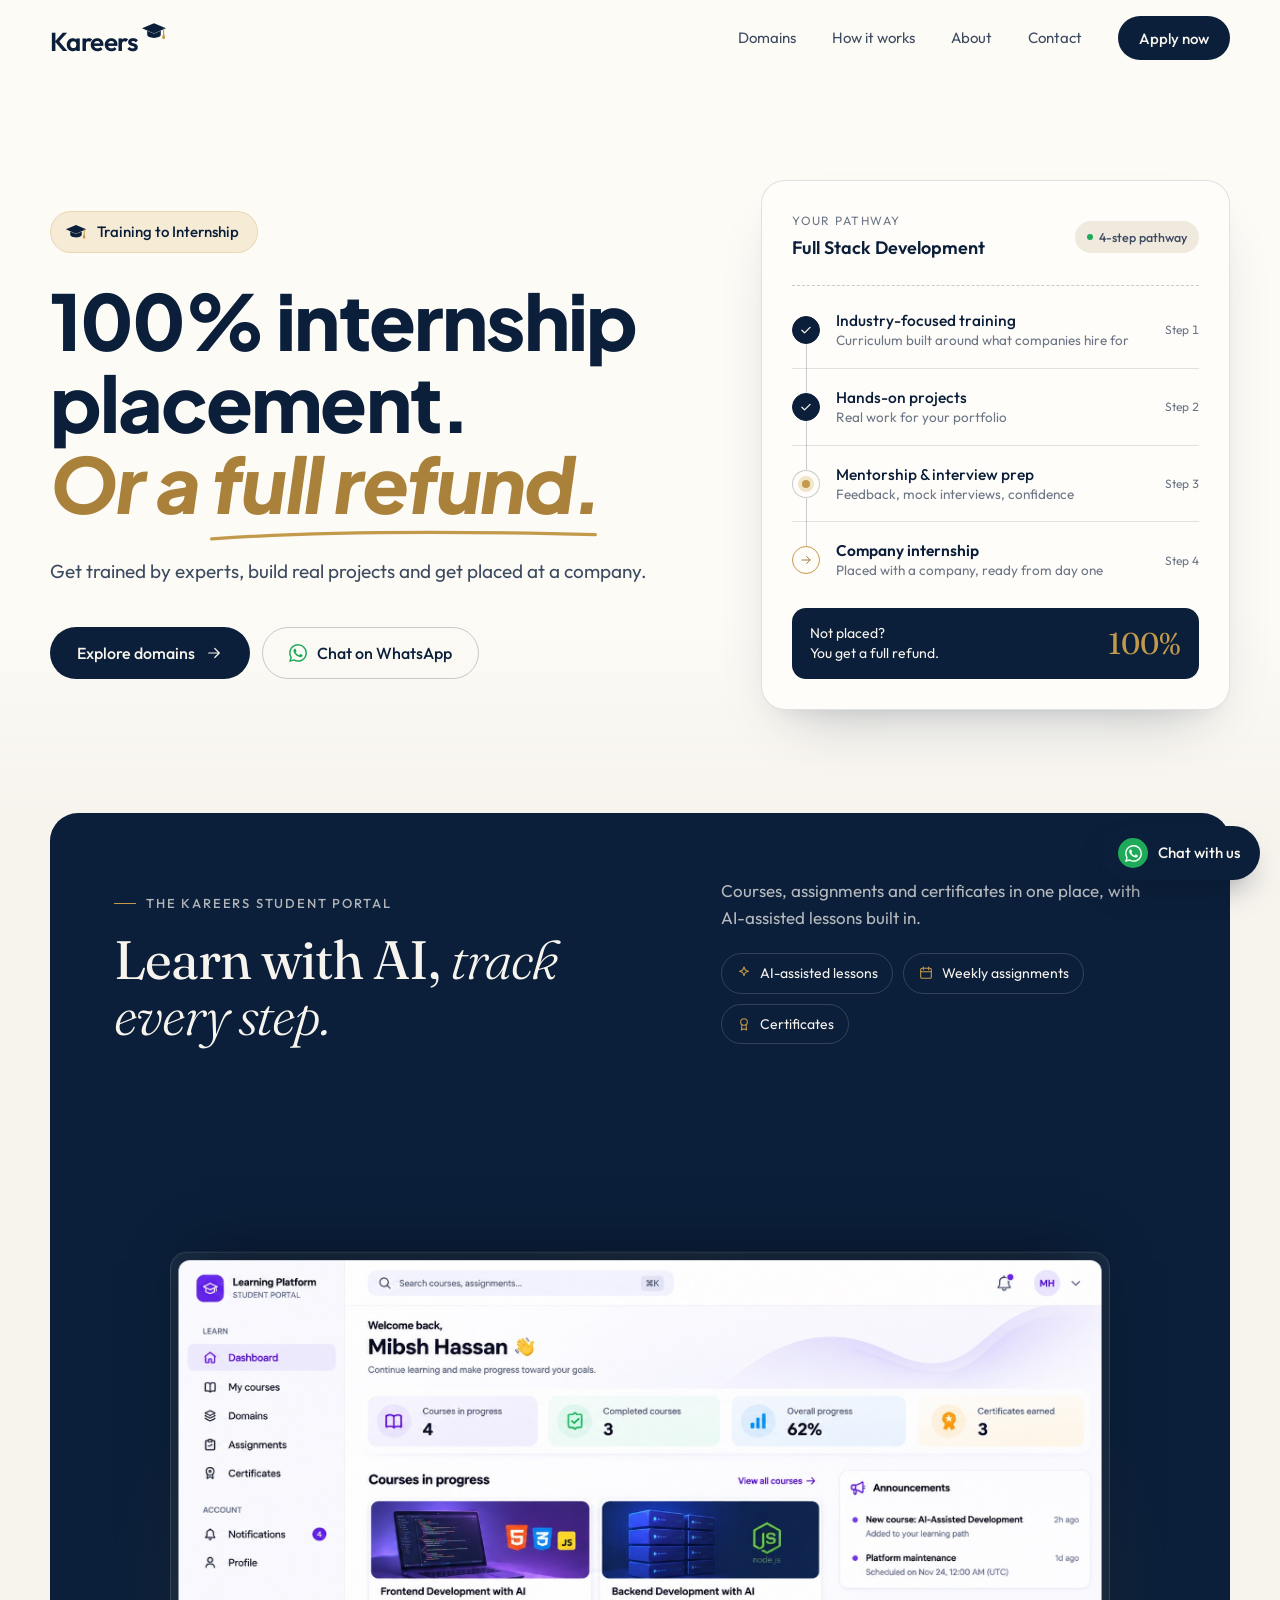
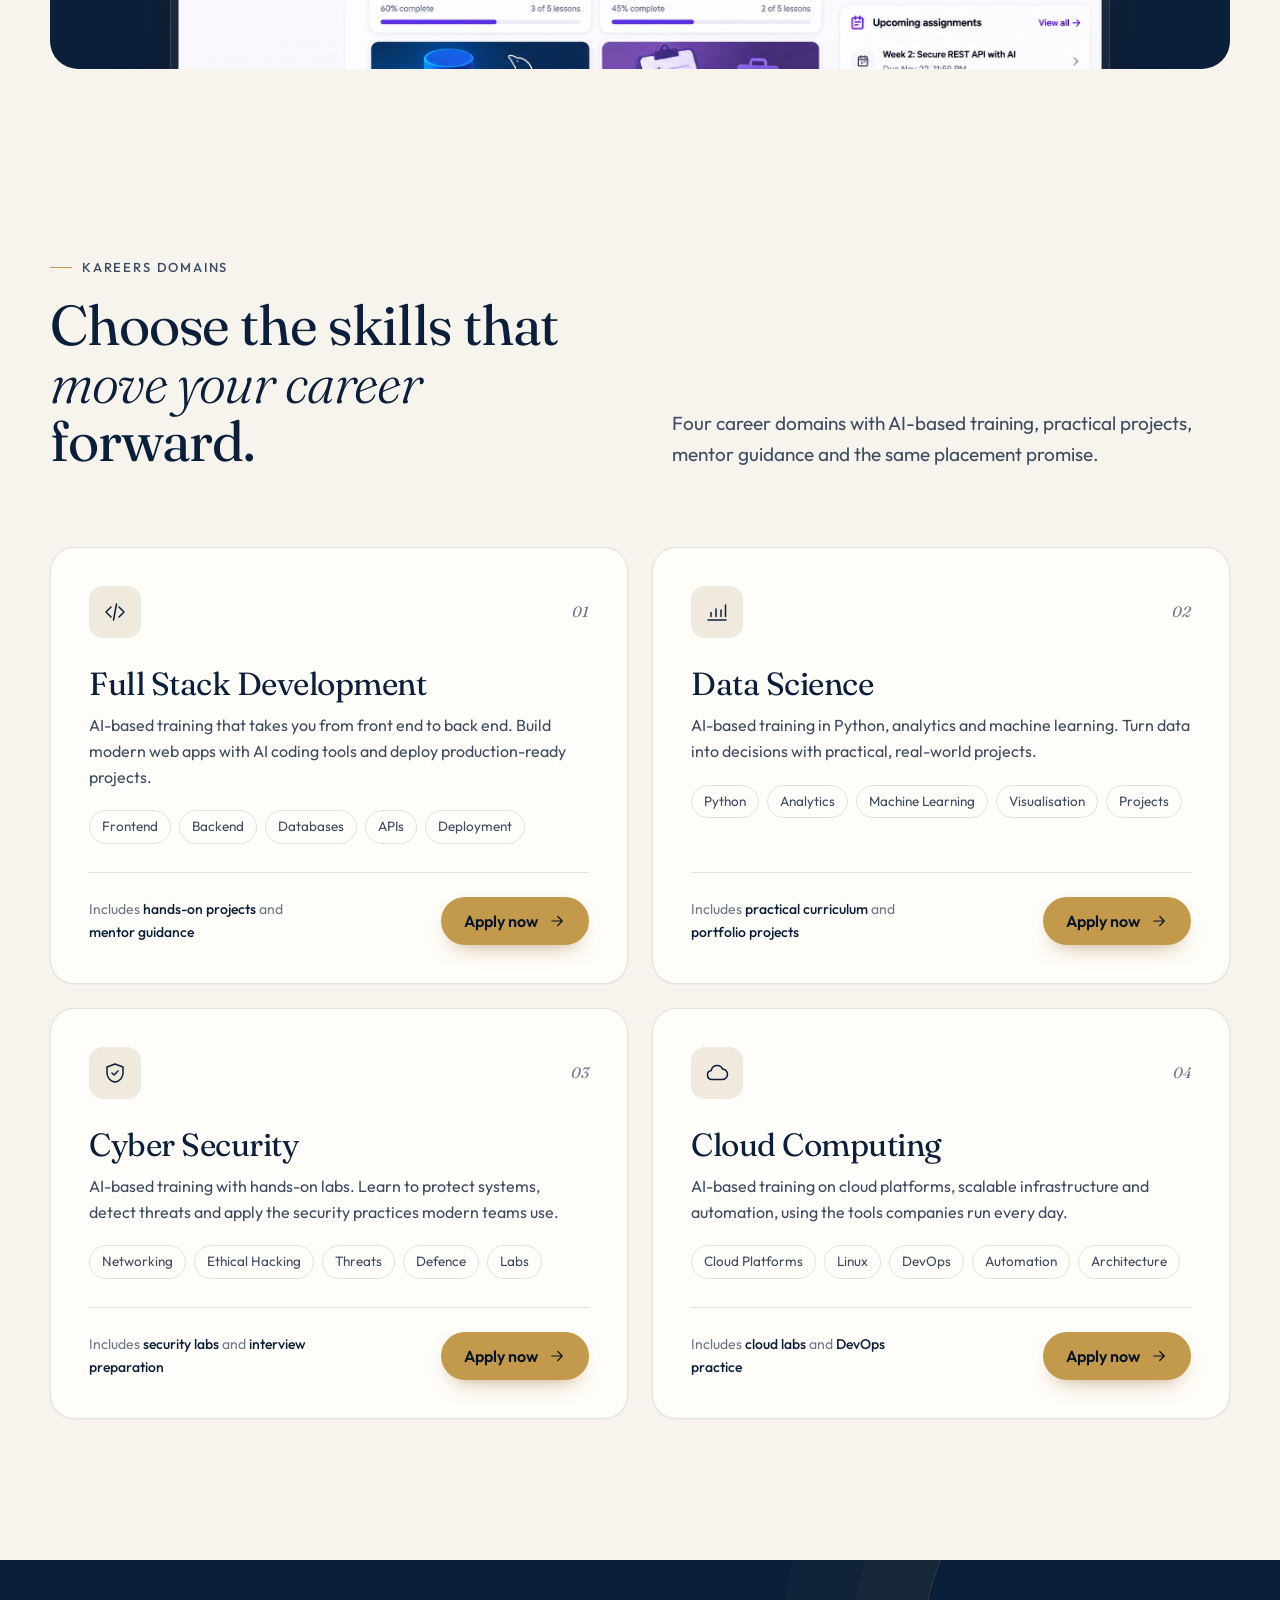
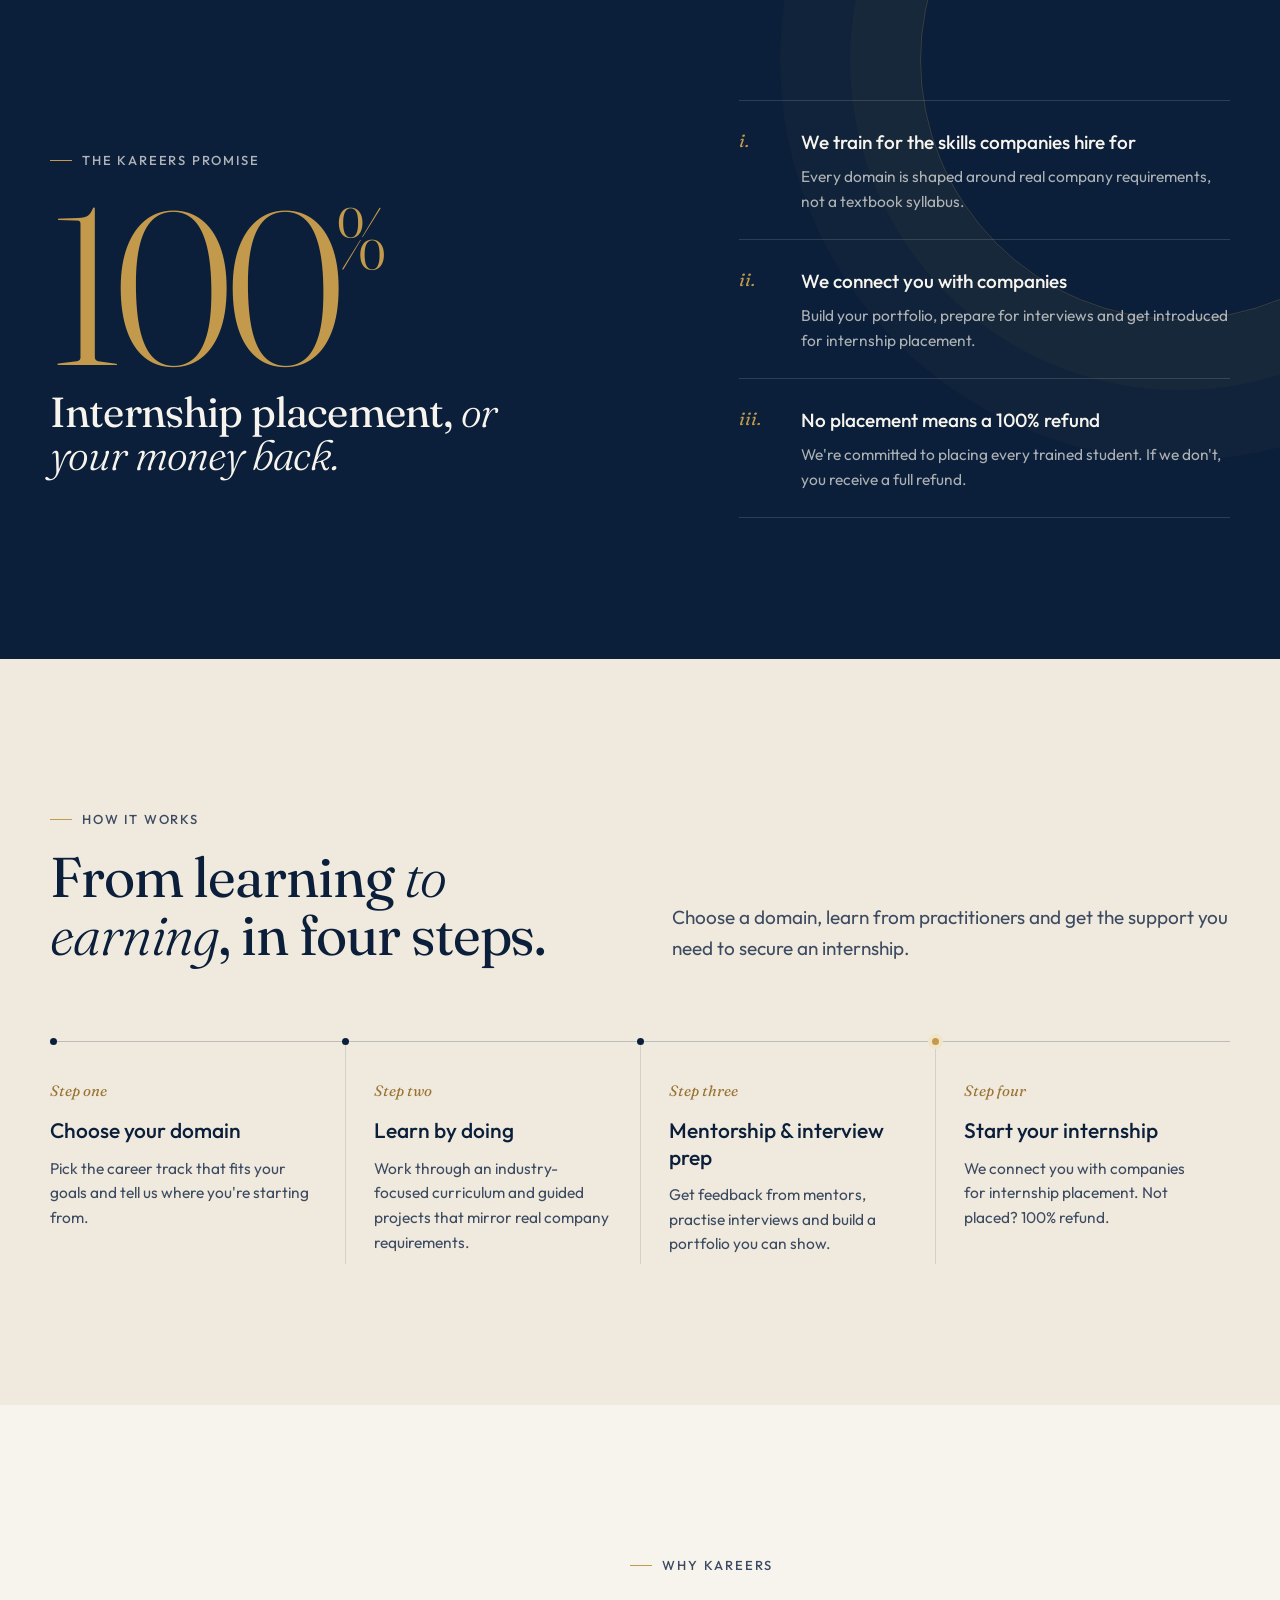
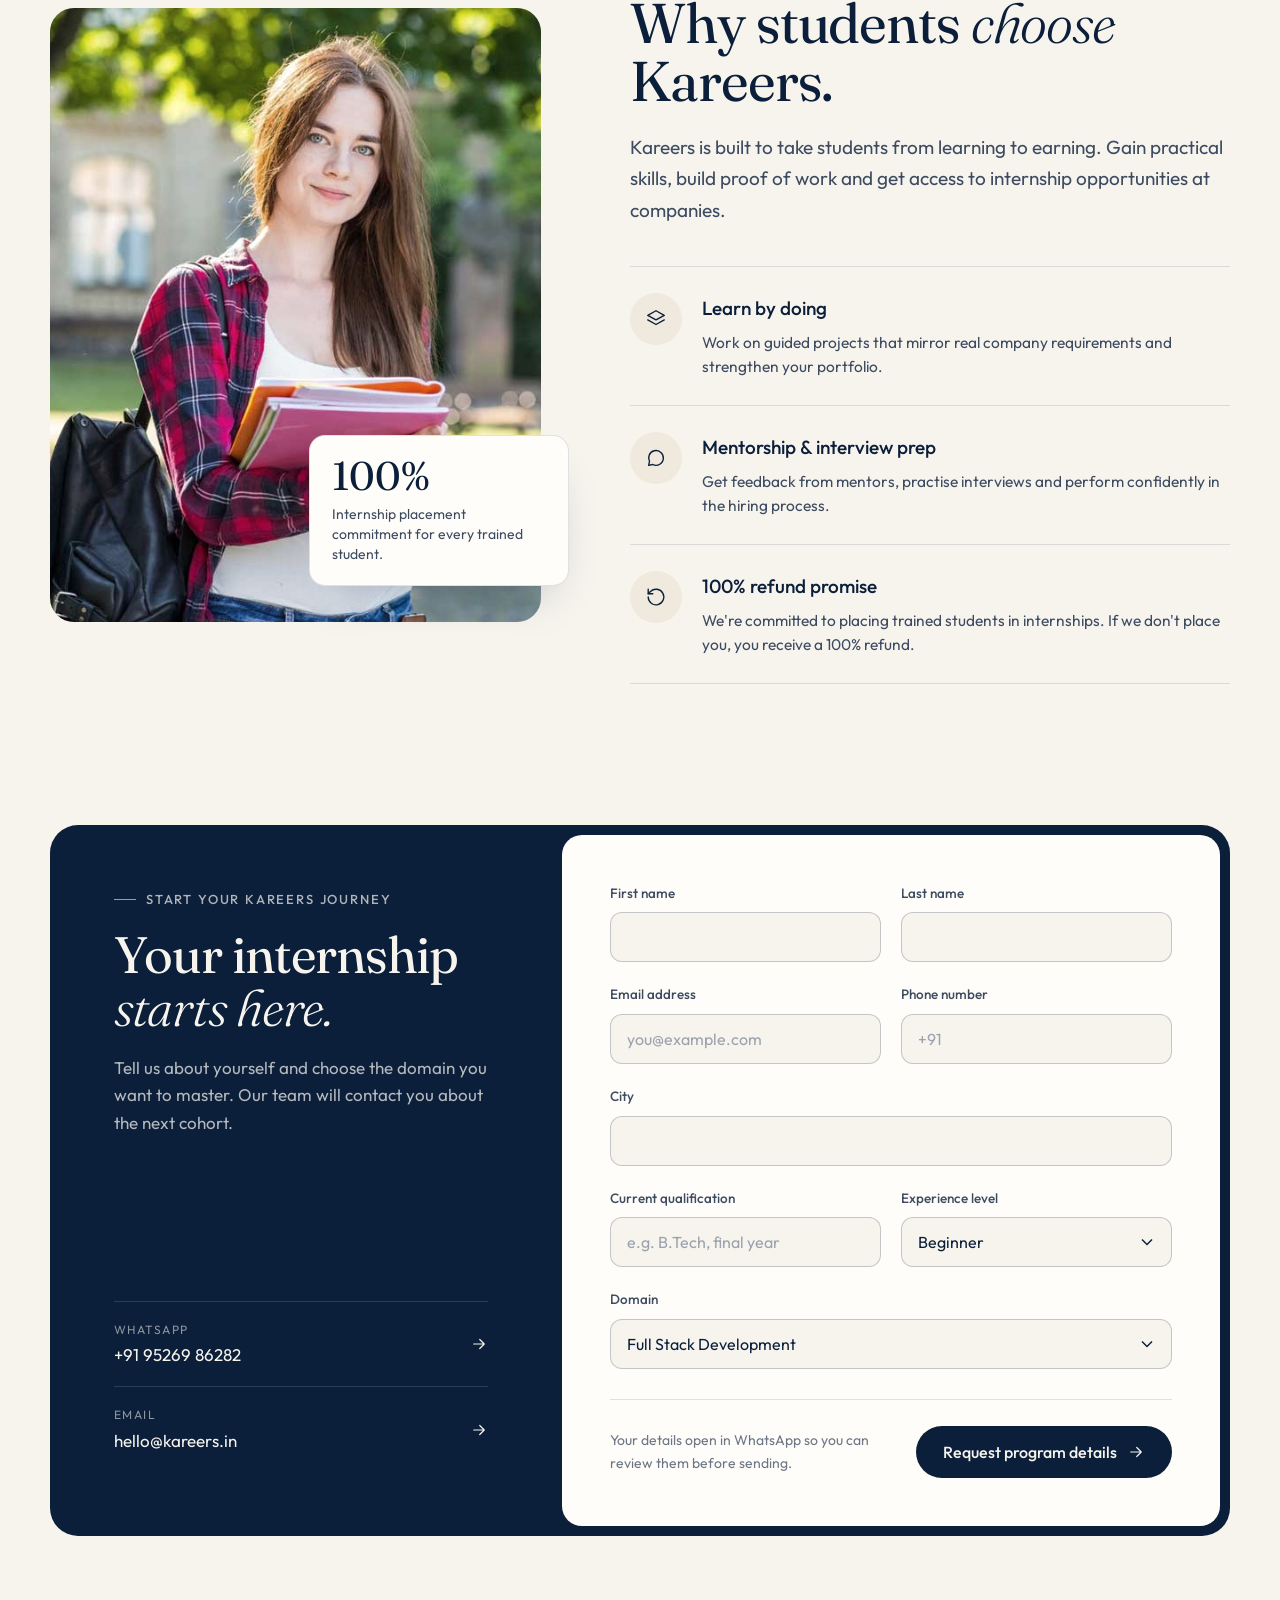
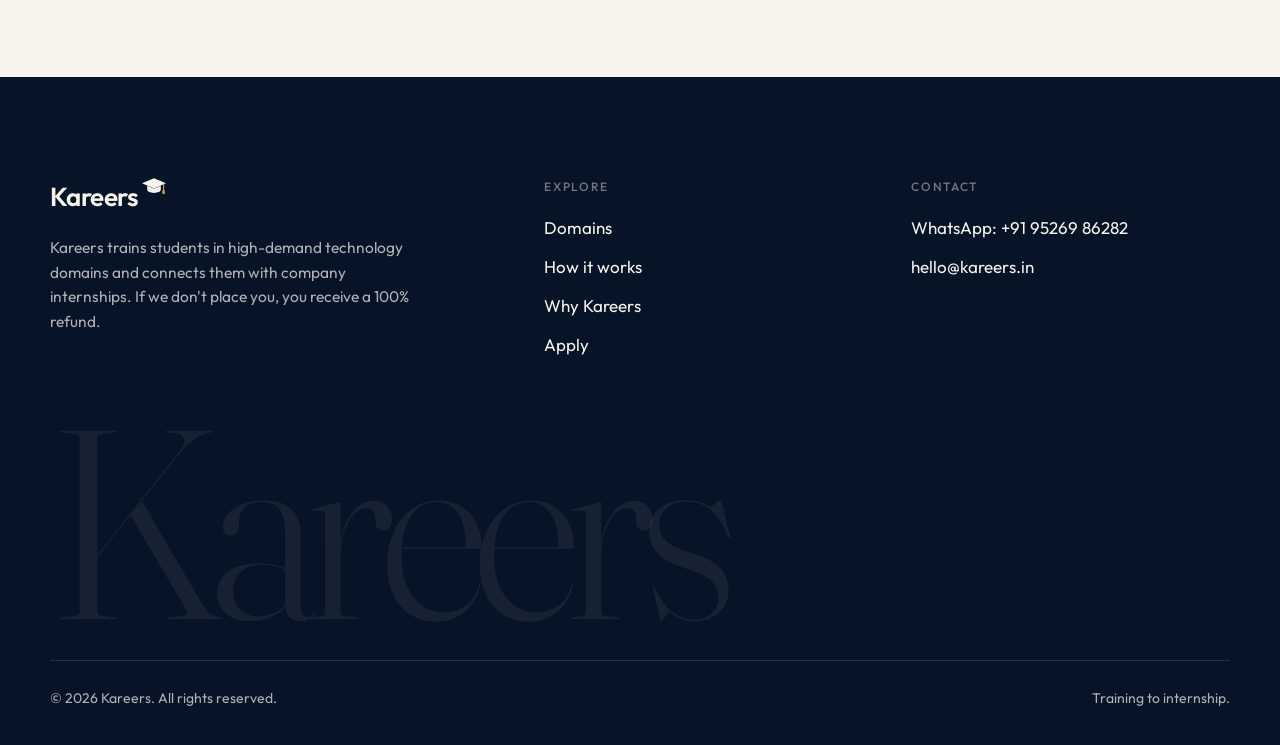
<file: source/index.html>
<!DOCTYPE html>
<html lang="en">

<head>
    <meta charset="utf-8">
    <meta name="viewport" content="width=device-width, initial-scale=1">
    <meta name="description" content="Kareers trains students in Full Stack Development, Data Science, Cyber Security and Cloud Computing, then places them in company internships. No placement means a 100% refund.">
    <meta name="theme-color" content="#fdfbf6">
    <title>Kareers | Training to Internship</title>

    <link rel="icon" href="assets/img/favicon.png" type="image/png">

    <link rel="preconnect" href="https://fonts.googleapis.com">
    <link rel="preconnect" href="https://fonts.gstatic.com" crossorigin>
    <link href="https://fonts.googleapis.com/css2?family=Fraunces:ital,opsz,wght@0,9..144,300..600;1,9..144,300..500&family=Outfit:wght@300..700&family=Plus+Jakarta+Sans:ital,wght@0,700..800;1,700..800&display=swap" rel="stylesheet">
    <link href="assets/css/kareers.css" rel="stylesheet">
    <script>document.documentElement.classList.add('js');</script>
</head>

<body id="top">

    <!-- Shared icons -->
    <svg width="0" height="0" style="position:absolute" aria-hidden="true">
        <symbol id="i-arrow" viewBox="0 0 24 24" fill="none" stroke="currentColor" stroke-width="1.6" stroke-linecap="round" stroke-linejoin="round">
            <path d="M5 12h14M13 6l6 6-6 6" />
        </symbol>
        <symbol id="i-check" viewBox="0 0 24 24" fill="none" stroke="currentColor" stroke-width="2.2" stroke-linecap="round" stroke-linejoin="round">
            <path d="M5 12.5l4.5 4.5L19 7.5" />
        </symbol>
        <symbol id="i-wa" viewBox="0 0 24 24" fill="currentColor">
            <path d="M17.47 14.38c-.3-.15-1.76-.87-2.03-.97-.27-.1-.47-.15-.67.15-.2.3-.77.97-.94 1.16-.17.2-.35.22-.64.07-.3-.15-1.26-.46-2.39-1.47-.88-.79-1.48-1.76-1.65-2.06-.17-.3-.02-.46.13-.6.13-.14.3-.35.45-.52.15-.18.2-.3.3-.5.1-.2.05-.37-.03-.52-.07-.15-.67-1.61-.92-2.2-.24-.58-.49-.5-.67-.51h-.57c-.2 0-.52.07-.79.37-.27.3-1.04 1.02-1.04 2.48s1.07 2.88 1.21 3.07c.15.2 2.1 3.2 5.08 4.49.71.31 1.26.49 1.7.63.71.22 1.36.19 1.87.12.57-.09 1.76-.72 2-1.41.25-.7.25-1.29.18-1.41-.08-.13-.27-.2-.57-.35m-5.42 7.4h-.01a9.87 9.87 0 01-5.03-1.38l-.36-.21-3.74.98 1-3.65-.24-.37a9.86 9.86 0 01-1.51-5.26c0-5.45 4.44-9.88 9.89-9.88 2.64 0 5.12 1.03 6.99 2.9a9.83 9.83 0 012.89 6.99c0 5.45-4.44 9.88-9.88 9.88m8.41-18.3A11.82 11.82 0 0012.05 0C5.5 0 .16 5.34.16 11.89c0 2.1.55 4.14 1.59 5.95L.06 24l6.3-1.65a11.88 11.88 0 005.68 1.45h.01c6.55 0 11.89-5.34 11.89-11.89a11.82 11.82 0 00-3.48-8.41z" />
        </symbol>
        <symbol id="i-cap" viewBox="0 0 26 20">
            <path d="M13 1.2L25 6.3 13 11.4 1 6.3z" fill="currentColor" />
            <path d="M6.2 8.8v4c0 1.7 3 3.1 6.8 3.1s6.8-1.4 6.8-3.1v-4L13 11.7z" fill="currentColor" />
            <path d="M22.6 6.6v6.6" stroke="#c39a4b" stroke-width="1.2" fill="none" />
            <path d="M22.6 12.6c-.9 0-1.4 1.6-1.4 3.2 0 .9.6 1.4 1.4 1.4s1.4-.5 1.4-1.4c0-1.6-.5-3.2-1.4-3.2z" fill="#c39a4b" />
        </symbol>
    </svg>

    <!-- Header -->
    <header class="site-header" id="header">
        <nav class="wrap nav" aria-label="Main">
            <a class="brand" href="#top" aria-label="Kareers home">Kareers<svg aria-hidden="true"><use href="#i-cap" /></svg></a>

            <button class="nav-toggle" type="button" aria-expanded="false" aria-controls="nav-links" aria-label="Open menu">
                <span></span><span></span>
            </button>

            <div class="nav-links" id="nav-links">
                <a href="#domains">Domains</a>
                <a href="#how-it-works">How it works</a>
                <a href="#about-kareers">About</a>
                <a href="#career-application">Contact</a>
                <a class="btn btn-primary" href="#career-application">Apply now</a>
            </div>
        </nav>
    </header>

    <main>

        <!-- Hero -->
        <section class="hero">
            <div class="wrap hero-grid">
                <div>
                    <span class="hero-pill" data-reveal><svg aria-hidden="true"><use href="#i-cap" /></svg>Training to Internship</span>
                    <h1 class="hero-title" data-reveal style="--d:.08s">
                        100% internship placement.
                        <em>Or a <span class="underline">full refund.<svg viewBox="0 0 300 14" preserveAspectRatio="none" aria-hidden="true"><path d="M3 10C70 4 160 2 297 6" stroke="currentColor" stroke-width="3" fill="none" stroke-linecap="round" /></svg></span></em>
                    </h1>
                    <p class="lede" data-reveal style="--d:.16s">
                        Get trained by experts, build real projects and get placed at a company.
                    </p>
                    <div class="hero-actions" data-reveal style="--d:.24s">
                        <a class="btn btn-primary" href="#domains">Explore domains <svg class="arrow" aria-hidden="true"><use href="#i-arrow" /></svg></a>
                        <a class="btn btn-ghost" href="https://wa.me/919526986282?text=Hello%20Kareers%2C%20I%20want%20to%20learn%20more." target="_blank" rel="noopener">
                            <svg aria-hidden="true" style="color:var(--wa)"><use href="#i-wa" /></svg> Chat on WhatsApp
                        </a>
                    </div>
                </div>

                <aside class="pathway" data-reveal style="--d:.2s" aria-label="The Kareers pathway">
                    <div class="pathway-head">
                        <div>
                            <small>Your pathway</small>
                            <strong>Full Stack Development</strong>
                        </div>
                        <span class="chip"><i></i>4-step pathway</span>
                    </div>
                    <ol class="steps">
                        <li class="is-done">
                            <span class="dot"><svg aria-hidden="true"><use href="#i-check" /></svg></span>
                            <div>
                                <h3>Industry-focused training</h3>
                                <p>Curriculum built around what companies hire for</p>
                            </div>
                            <span class="tag">Step 1</span>
                        </li>
                        <li class="is-done">
                            <span class="dot"><svg aria-hidden="true"><use href="#i-check" /></svg></span>
                            <div>
                                <h3>Hands-on projects</h3>
                                <p>Real work for your portfolio</p>
                            </div>
                            <span class="tag">Step 2</span>
                        </li>
                        <li class="is-now">
                            <span class="dot"></span>
                            <div>
                                <h3>Mentorship &amp; interview prep</h3>
                                <p>Feedback, mock interviews, confidence</p>
                            </div>
                            <span class="tag">Step 3</span>
                        </li>
                        <li class="is-goal">
                            <span class="dot"><svg aria-hidden="true"><use href="#i-arrow" /></svg></span>
                            <div>
                                <h3>Company internship</h3>
                                <p>Placed with a company, ready from day one</p>
                            </div>
                            <span class="tag">Step 4</span>
                        </li>
                    </ol>
                    <div class="guarantee">
                        <span>Not placed?<br>You get a full refund.</span>
                        <b>100%</b>
                    </div>
                </aside>
            </div>
        </section>

        <!-- Platform showcase -->
        <section class="showcase" id="platform" aria-labelledby="platform-title">
            <div class="wrap">
                <div class="portal-panel">
                    <div class="portal-top">
                        <div data-reveal>
                            <span class="eyebrow">The Kareers student portal</span>
                            <h2 class="display" id="platform-title">Learn with AI, <em>track every step.</em></h2>
                        </div>
                        <div data-reveal style="--d:.1s">
                            <p>Courses, assignments and certificates in one place, with AI-assisted lessons built in.</p>
                            <ul class="portal-features">
                                <li><svg viewBox="0 0 24 24" fill="none" stroke="currentColor" stroke-width="1.6" stroke-linecap="round" stroke-linejoin="round" aria-hidden="true"><path d="M12 3l1.9 4.6 4.6 1.9-4.6 1.9L12 16l-1.9-4.6-4.6-1.9 4.6-1.9z" /></svg>AI-assisted lessons</li>
                                <li><svg viewBox="0 0 24 24" fill="none" stroke="currentColor" stroke-width="1.6" stroke-linecap="round" stroke-linejoin="round" aria-hidden="true"><rect x="4" y="5" width="16" height="15" rx="2" /><path d="M8 3v4M16 3v4M4 10h16" /></svg>Weekly assignments</li>
                                <li><svg viewBox="0 0 24 24" fill="none" stroke="currentColor" stroke-width="1.6" stroke-linecap="round" stroke-linejoin="round" aria-hidden="true"><circle cx="12" cy="9" r="5" /><path d="M9 13.5L8 21l4-2 4 2-1-7.5" /></svg>Certificates</li>
                            </ul>
                        </div>
                    </div>

                    <div class="portal-shot" id="showcase-stage">
                        <div class="portal-frame">
                            <img src="assets/img/student-portal.jpg" alt="Kareers student portal dashboard showing courses in progress, overall progress, announcements and upcoming assignments" width="1672" height="941" loading="lazy">
                        </div>
                    </div>
                </div>
            </div>
        </section>

        <!-- Domains -->
        <section class="section" id="domains" aria-labelledby="domains-title">
            <div class="wrap">
                <div class="section-head">
                    <div data-reveal>
                        <span class="eyebrow">Kareers domains</span>
                        <h2 class="display h2" id="domains-title">Choose the skills that <em>move your career</em> forward.</h2>
                    </div>
                    <p class="lede" data-reveal style="--d:.1s">
                        Four career domains with AI-based training, practical projects, mentor guidance and the same placement promise.
                    </p>
                </div>

                <div class="domain-grid">
                    <article class="domain-card" data-reveal style="--d:.00s">
                        <div class="domain-top">
                            <span class="domain-icon"><svg viewBox="0 0 24 24" fill="none" stroke="currentColor" stroke-width="1.5" stroke-linecap="round" stroke-linejoin="round" aria-hidden="true"><path d="M8 7l-5 5 5 5M16 7l5 5-5 5M13.5 4l-3 16" /></svg></span>
                            <span class="domain-num">01</span>
                        </div>
                        <h3>Full Stack Development</h3>
                        <p class="domain-desc">AI-based training that takes you from front end to back end. Build modern web apps with AI coding tools and deploy production-ready projects.</p>
                        <ul class="tags">
                                <li>Frontend</li><li>Backend</li><li>Databases</li><li>APIs</li><li>Deployment</li>
                            </ul>
                        <div class="domain-foot">
                            <p class="includes">Includes <b>hands-on projects</b> and <b>mentor guidance</b></p>
                            <a class="btn btn-gold btn-apply" href="https://wa.me/919526986282?text=Hello%20Kareers%2C%20I%20want%20to%20apply%20for%20Full%20Stack%20Development." target="_blank" rel="noopener">Apply now <svg class="arrow" aria-hidden="true"><use href="#i-arrow" /></svg></a>
                        </div>
                    </article>

                    <article class="domain-card" data-reveal style="--d:.06s">
                        <div class="domain-top">
                            <span class="domain-icon"><svg viewBox="0 0 24 24" fill="none" stroke="currentColor" stroke-width="1.5" stroke-linecap="round" stroke-linejoin="round" aria-hidden="true"><path d="M3 20h18M6 16.5v-4M11 16.5V9M16 16.5v-6.5M20.5 16.5V5" /></svg></span>
                            <span class="domain-num">02</span>
                        </div>
                        <h3>Data Science</h3>
                        <p class="domain-desc">AI-based training in Python, analytics and machine learning. Turn data into decisions with practical, real-world projects.</p>
                        <ul class="tags">
                                <li>Python</li><li>Analytics</li><li>Machine Learning</li><li>Visualisation</li><li>Projects</li>
                            </ul>
                        <div class="domain-foot">
                            <p class="includes">Includes <b>practical curriculum</b> and <b>portfolio projects</b></p>
                            <a class="btn btn-gold btn-apply" href="https://wa.me/919526986282?text=Hello%20Kareers%2C%20I%20want%20to%20apply%20for%20Data%20Science." target="_blank" rel="noopener">Apply now <svg class="arrow" aria-hidden="true"><use href="#i-arrow" /></svg></a>
                        </div>
                    </article>

                    <article class="domain-card" data-reveal style="--d:.12s">
                        <div class="domain-top">
                            <span class="domain-icon"><svg viewBox="0 0 24 24" fill="none" stroke="currentColor" stroke-width="1.5" stroke-linecap="round" stroke-linejoin="round" aria-hidden="true"><path d="M12 3l8 3v6c0 4.5-3.4 8.2-8 9-4.6-.8-8-4.5-8-9V6l8-3z" /><path d="M9 12l2 2 4-4" /></svg></span>
                            <span class="domain-num">03</span>
                        </div>
                        <h3>Cyber Security</h3>
                        <p class="domain-desc">AI-based training with hands-on labs. Learn to protect systems, detect threats and apply the security practices modern teams use.</p>
                        <ul class="tags">
                                <li>Networking</li><li>Ethical Hacking</li><li>Threats</li><li>Defence</li><li>Labs</li>
                            </ul>
                        <div class="domain-foot">
                            <p class="includes">Includes <b>security labs</b> and <b>interview preparation</b></p>
                            <a class="btn btn-gold btn-apply" href="https://wa.me/919526986282?text=Hello%20Kareers%2C%20I%20want%20to%20apply%20for%20Cyber%20Security." target="_blank" rel="noopener">Apply now <svg class="arrow" aria-hidden="true"><use href="#i-arrow" /></svg></a>
                        </div>
                    </article>

                    <article class="domain-card" data-reveal style="--d:.18s">
                        <div class="domain-top">
                            <span class="domain-icon"><svg viewBox="0 0 24 24" fill="none" stroke="currentColor" stroke-width="1.5" stroke-linecap="round" stroke-linejoin="round" aria-hidden="true"><path d="M7 18.5a4.5 4.5 0 01-.8-8.93A6 6 0 0117.6 8.1 4.5 4.5 0 0117 18.5H7z" /></svg></span>
                            <span class="domain-num">04</span>
                        </div>
                        <h3>Cloud Computing</h3>
                        <p class="domain-desc">AI-based training on cloud platforms, scalable infrastructure and automation, using the tools companies run every day.</p>
                        <ul class="tags">
                                <li>Cloud Platforms</li><li>Linux</li><li>DevOps</li><li>Automation</li><li>Architecture</li>
                            </ul>
                        <div class="domain-foot">
                            <p class="includes">Includes <b>cloud labs</b> and <b>DevOps practice</b></p>
                            <a class="btn btn-gold btn-apply" href="https://wa.me/919526986282?text=Hello%20Kareers%2C%20I%20want%20to%20explore%20Cloud%20Computing." target="_blank" rel="noopener">Apply now <svg class="arrow" aria-hidden="true"><use href="#i-arrow" /></svg></a>
                        </div>
                    </article>
                </div>
            </div>
        </section>

        <!-- Promise -->
        <section class="section promise" aria-labelledby="promise-title">
            <div class="wrap promise-grid">
                <div data-reveal>
                    <span class="eyebrow">The Kareers promise</span>
                    <div class="big-figure" aria-hidden="true">100<span>%</span></div>
                    <h2 class="display" id="promise-title">Internship placement, <em>or your money back.</em></h2>
                </div>
                <ul class="promise-list">
                    <li data-reveal>
                        <span class="num">i.</span>
                        <div>
                            <h3>We train for the skills companies hire for</h3>
                            <p>Every domain is shaped around real company requirements, not a textbook syllabus.</p>
                        </div>
                    </li>
                    <li data-reveal style="--d:.08s">
                        <span class="num">ii.</span>
                        <div>
                            <h3>We connect you with companies</h3>
                            <p>Build your portfolio, prepare for interviews and get introduced for internship placement.</p>
                        </div>
                    </li>
                    <li data-reveal style="--d:.16s">
                        <span class="num">iii.</span>
                        <div>
                            <h3>No placement means a 100% refund</h3>
                            <p>We're committed to placing every trained student. If we don't, you receive a full refund.</p>
                        </div>
                    </li>
                </ul>
            </div>
        </section>

        <!-- How it works -->
        <section class="section process" id="how-it-works" aria-labelledby="process-title">
            <div class="wrap">
                <div class="section-head">
                    <div data-reveal>
                        <span class="eyebrow">How it works</span>
                        <h2 class="display h2" id="process-title">From learning <em>to earning</em>, in four steps.</h2>
                    </div>
                    <p class="lede" data-reveal style="--d:.1s">
                        Choose a domain, learn from practitioners and get the support you need to secure an internship.
                    </p>
                </div>

                <ol class="process-grid">
                    <li class="process-step" data-reveal>
                        <span class="step-no">Step one</span>
                        <h3>Choose your domain</h3>
                        <p>Pick the career track that fits your goals and tell us where you're starting from.</p>
                    </li>
                    <li class="process-step" data-reveal style="--d:.08s">
                        <span class="step-no">Step two</span>
                        <h3>Learn by doing</h3>
                        <p>Work through an industry-focused curriculum and guided projects that mirror real company requirements.</p>
                    </li>
                    <li class="process-step" data-reveal style="--d:.16s">
                        <span class="step-no">Step three</span>
                        <h3>Mentorship &amp; interview prep</h3>
                        <p>Get feedback from mentors, practise interviews and build a portfolio you can show.</p>
                    </li>
                    <li class="process-step" data-reveal style="--d:.24s">
                        <span class="step-no">Step four</span>
                        <h3>Start your internship</h3>
                        <p>We connect you with companies for internship placement. Not placed? 100% refund.</p>
                    </li>
                </ol>
            </div>
        </section>

        <!-- Why Kareers -->
        <section class="section" id="about-kareers" aria-labelledby="why-title">
            <div class="wrap why-grid">
                <div class="why-photo" data-reveal>
                    <div class="frame">
                        <img src="assets/img/about/8.jpg" alt="A student holding notebooks on campus" loading="lazy" width="700" height="690">
                    </div>
                    <div class="note">
                        <b>100%</b>
                        <span>Internship placement commitment for every trained student.</span>
                    </div>
                </div>

                <div>
                    <span class="eyebrow" data-reveal>Why Kareers</span>
                    <h2 class="display h2" id="why-title" data-reveal style="--d:.06s; margin-top:18px">Why students <em>choose</em> Kareers.</h2>
                    <p class="lede" data-reveal style="--d:.12s; margin-top:22px">
                        Kareers is built to take students from learning to earning. Gain practical skills, build proof of work and get access to internship opportunities at companies.
                    </p>

                    <ul class="why-list">
                        <li data-reveal>
                            <span class="icon"><svg viewBox="0 0 24 24" fill="none" stroke="currentColor" stroke-width="1.5" stroke-linecap="round" stroke-linejoin="round" aria-hidden="true"><path d="M12 3l9 5-9 5-9-5 9-5z" /><path d="M3 13l9 5 9-5" /></svg></span>
                            <div>
                                <h3>Learn by doing</h3>
                                <p>Work on guided projects that mirror real company requirements and strengthen your portfolio.</p>
                            </div>
                        </li>
                        <li data-reveal style="--d:.08s">
                            <span class="icon"><svg viewBox="0 0 24 24" fill="none" stroke="currentColor" stroke-width="1.5" stroke-linecap="round" stroke-linejoin="round" aria-hidden="true"><path d="M20 12a8 8 0 01-11.6 7.1L4 20l.9-4.4A8 8 0 1120 12z" /></svg></span>
                            <div>
                                <h3>Mentorship &amp; interview prep</h3>
                                <p>Get feedback from mentors, practise interviews and perform confidently in the hiring process.</p>
                            </div>
                        </li>
                        <li data-reveal style="--d:.16s">
                            <span class="icon"><svg viewBox="0 0 24 24" fill="none" stroke="currentColor" stroke-width="1.5" stroke-linecap="round" stroke-linejoin="round" aria-hidden="true"><path d="M3.5 12a8.5 8.5 0 102.5-6L3.5 8.5" /><path d="M3.5 3.5v5h5" /></svg></span>
                            <div>
                                <h3>100% refund promise</h3>
                                <p>We're committed to placing trained students in internships. If we don't place you, you receive a 100% refund.</p>
                            </div>
                        </li>
                    </ul>
                </div>
            </div>
        </section>

        <!-- Apply -->
        <section class="section apply" id="career-application" aria-labelledby="apply-title">
            <div class="wrap">
                <div class="apply-panel" data-reveal>
                    <div class="apply-intro">
                        <span class="eyebrow">Start your Kareers journey</span>
                        <h2 class="display" id="apply-title">Your internship <em>starts here.</em></h2>
                        <p>Tell us about yourself and choose the domain you want to master. Our team will contact you about the next cohort.</p>

                        <div class="contact-lines">
                            <a href="https://wa.me/919526986282" target="_blank" rel="noopener">
                                <div><small>WhatsApp</small><span>+91 95269 86282</span></div>
                                <svg aria-hidden="true"><use href="#i-arrow" /></svg>
                            </a>
                            <a href="mailto:hello@kareers.in">
                                <div><small>Email</small><span>hello@kareers.in</span></div>
                                <svg aria-hidden="true"><use href="#i-arrow" /></svg>
                            </a>
                        </div>
                    </div>

                    <form class="form" id="apply-form" novalidate>
                        <div class="form-grid">
                            <div class="field">
                                <label for="f-name">First name</label>
                                <input id="f-name" name="f-name" type="text" autocomplete="given-name">
                            </div>
                            <div class="field">
                                <label for="l-name">Last name</label>
                                <input id="l-name" name="l-name" type="text" autocomplete="family-name">
                            </div>
                            <div class="field">
                                <label for="email">Email address</label>
                                <input id="email" name="email" type="email" autocomplete="email" placeholder="you@example.com">
                            </div>
                            <div class="field">
                                <label for="phone">Phone number</label>
                                <input id="phone" name="phone" type="tel" autocomplete="tel" placeholder="+91">
                            </div>
                            <div class="field full">
                                <label for="city">City</label>
                                <input id="city" name="city" type="text" autocomplete="address-level2">
                            </div>
                            <div class="field">
                                <label for="qualification">Current qualification</label>
                                <input id="qualification" name="qualification" type="text" placeholder="e.g. B.Tech, final year">
                            </div>
                            <div class="field">
                                <label for="experience">Experience level</label>
                                <select id="experience" name="experience">
                                    <option>Beginner</option>
                                    <option>Some project experience</option>
                                    <option>Working professional</option>
                                </select>
                            </div>
                            <div class="field full">
                                <label for="domain">Domain</label>
                                <select id="domain" name="domain">
                                    <option>Full Stack Development</option>
                                    <option>Data Science</option>
                                    <option>Cyber Security</option>
                                    <option>Cloud Computing</option>
                                </select>
                            </div>
                        </div>
                        <div class="form-foot">
                            <p>Your details open in WhatsApp so you can review them before sending.</p>
                            <button class="btn btn-primary" type="submit">Request program details <svg class="arrow" aria-hidden="true"><use href="#i-arrow" /></svg></button>
                        </div>
                    </form>
                </div>
            </div>
        </section>

    </main>

    <!-- Footer -->
    <footer class="site-footer">
        <div class="wrap">
            <div class="footer-top">
                <div>
                    <a class="brand" href="#top" aria-label="Kareers home">Kareers<svg aria-hidden="true"><use href="#i-cap" /></svg></a>
                    <p>Kareers trains students in high-demand technology domains and connects them with company internships. If we don't place you, you receive a 100% refund.</p>
                </div>
                <div class="footer-col">
                    <h4>Explore</h4>
                    <ul>
                        <li><a href="#domains">Domains</a></li>
                        <li><a href="#how-it-works">How it works</a></li>
                        <li><a href="#about-kareers">Why Kareers</a></li>
                        <li><a href="#career-application">Apply</a></li>
                    </ul>
                </div>
                <div class="footer-col">
                    <h4>Contact</h4>
                    <ul>
                        <li><a href="https://wa.me/919526986282" target="_blank" rel="noopener">WhatsApp: +91 95269 86282</a></li>
                        <li><a href="mailto:hello@kareers.in">hello@kareers.in</a></li>
                    </ul>
                </div>
            </div>
            <span class="footer-mark" aria-hidden="true">Kareers</span>
            <div class="footer-bottom">
                <span>&copy; <span id="year">2026</span> Kareers. All rights reserved.</span>
                <span>Training to internship.</span>
            </div>
        </div>
    </footer>

    <a class="wa-float" href="https://wa.me/919526986282?text=Hello%20Kareers%2C%20I%20want%20to%20learn%20more." target="_blank" rel="noopener" aria-label="Chat with Kareers on WhatsApp">
        <span class="wa-icon"><svg aria-hidden="true"><use href="#i-wa" /></svg></span>
        <span class="label">Chat with us</span>
    </a>

    <script>
        (function () {
            var WA = 'https://wa.me/919526986282';
            var root = document.documentElement;
            var header = document.getElementById('header');
            var toggle = document.querySelector('.nav-toggle');

            // Header background on scroll
            function onScroll() {
                header.classList.toggle('is-scrolled', window.scrollY > 12);
            }
            onScroll();
            window.addEventListener('scroll', onScroll, { passive: true });

            // Mobile menu
            function setMenu(open) {
                root.classList.toggle('nav-open', open);
                toggle.setAttribute('aria-expanded', open);
                toggle.setAttribute('aria-label', open ? 'Close menu' : 'Open menu');
            }
            toggle.addEventListener('click', function () {
                setMenu(!root.classList.contains('nav-open'));
            });
            document.querySelectorAll('.nav-links a').forEach(function (link) {
                link.addEventListener('click', function () { setMenu(false); });
            });
            document.addEventListener('keydown', function (e) {
                if (e.key === 'Escape') setMenu(false);
            });

            // Reveal on scroll
            var items = document.querySelectorAll('[data-reveal]');
            if ('IntersectionObserver' in window) {
                var io = new IntersectionObserver(function (entries) {
                    entries.forEach(function (entry) {
                        if (entry.isIntersecting) {
                            entry.target.classList.add('is-in');
                            io.unobserve(entry.target);
                        }
                    });
                }, { rootMargin: '0px 0px -8% 0px', threshold: 0.08 });
                items.forEach(function (el) { io.observe(el); });
            } else {
                items.forEach(function (el) { el.classList.add('is-in'); });
            }

            // Portal showcase: tilts flat and settles as it scrolls into view
            var stage = document.getElementById('showcase-stage');
            var still = window.matchMedia('(prefers-reduced-motion: reduce)').matches;
            if (stage && !still) {
                var ticking = false;
                var update = function () {
                    ticking = false;
                    var r = stage.getBoundingClientRect();
                    var vh = window.innerHeight;
                    // 0 when the stage top meets the bottom of the screen, 1 once it reaches ~22% from the top
                    var p = (vh - r.top) / (vh * 0.78);
                    p = Math.max(0, Math.min(1, p));
                    p = 1 - Math.pow(1 - p, 2);
                    stage.style.setProperty('--p', p.toFixed(4));
                };
                var request = function () {
                    if (!ticking) { ticking = true; requestAnimationFrame(update); }
                };
                update();
                window.addEventListener('scroll', request, { passive: true });
                window.addEventListener('resize', request);
                window.addEventListener('load', request);
                if (document.fonts && document.fonts.ready) document.fonts.ready.then(request);
            }

            // Application form -> WhatsApp
            document.getElementById('apply-form').addEventListener('submit', function (e) {
                e.preventDefault();
                var f = this;
                var val = function (id) { return f.querySelector('#' + id).value.trim(); };
                var fields = [
                    ['First Name', val('f-name')],
                    ['Last Name', val('l-name')],
                    ['Email', val('email')],
                    ['Phone', val('phone')],
                    ['City', val('city')],
                    ['Current Qualification', val('qualification')],
                    ['Experience Level', val('experience')],
                    ['Domain', val('domain')]
                ];
                var message = 'Hello Kareers, I want to request program details.\n\n' +
                    fields.map(function (x) { return x[0] + ': ' + (x[1] || 'Not provided'); }).join('\n');
                window.open(WA + '?text=' + encodeURIComponent(message), '_blank', 'noopener');
            });

            document.getElementById('year').textContent = new Date().getFullYear();
        })();
    </script>
</body>

</html>
</file>
<file: source/assets/css/kareers.css>
/* Kareers — landing page styles (custom, no framework) */

:root {
    --ink: #0b1f3a;
    --ink-deep: #071428;
    --ink-soft: #3d4b61;
    --muted: #6b7686;
    --paper: #f7f4ee;
    --paper-2: #efe9de;
    --card: #fffdf9;
    --line: rgba(11, 31, 58, 0.12);
    --line-strong: rgba(11, 31, 58, 0.22);
    --gold: #c39a4b;
    --gold-deep: #9a7432;
    --gold-soft: #f1e5c9;
    --wa: #1faa59;

    --serif: "Fraunces", Georgia, "Times New Roman", serif;
    --sans: "Outfit", system-ui, -apple-system, "Segoe UI", sans-serif;

    --wrap: 1180px;
    --gutter: clamp(16px, 4vw, 40px);
    --radius: 18px;
    --ease: cubic-bezier(0.22, 0.61, 0.36, 1);
}

*,
*::before,
*::after {
    box-sizing: border-box;
}

html {
    scroll-behavior: smooth;
    scroll-padding-top: 88px;
    -webkit-text-size-adjust: 100%;
}

body {
    margin: 0;
    background: var(--paper);
    color: var(--ink);
    font-family: var(--sans);
    font-size: 17px;
    line-height: 1.6;
    -webkit-font-smoothing: antialiased;
    text-rendering: optimizeLegibility;
    overflow-x: hidden;
}

img {
    display: block;
    max-width: 100%;
}

a {
    color: inherit;
    text-decoration: none;
}

h1,
h2,
h3,
h4,
p,
ul,
ol {
    margin: 0;
}

ul,
ol {
    padding: 0;
    list-style: none;
}

::selection {
    background: var(--gold-soft);
    color: var(--ink);
}

:focus-visible {
    outline: 2px solid var(--gold);
    outline-offset: 3px;
    border-radius: 6px;
}

.wrap {
    width: 100%;
    max-width: calc(var(--wrap) + var(--gutter) * 2);
    margin: 0 auto;
    padding: 0 var(--gutter);
}

/* ---------- Type ---------- */

.eyebrow {
    display: inline-flex;
    align-items: center;
    gap: 10px;
    color: var(--ink-soft);
    font-size: 13px;
    font-weight: 500;
    letter-spacing: 0.14em;
    text-transform: uppercase;
}

.eyebrow::before {
    content: "";
    width: 22px;
    height: 1px;
    background: var(--gold);
}

.display {
    font-family: var(--serif);
    font-weight: 400;
    font-optical-sizing: auto;
    letter-spacing: -0.02em;
    line-height: 1.04;
}

.display em {
    font-style: italic;
    font-weight: 300;
}

.h2 {
    font-size: clamp(34px, 4.6vw, 56px);
    max-width: 16ch;
}

.lede {
    color: var(--ink-soft);
    font-size: clamp(17px, 1.5vw, 19px);
    line-height: 1.65;
    max-width: 52ch;
}

/* ---------- Buttons ---------- */

.btn {
    display: inline-flex;
    align-items: center;
    justify-content: center;
    gap: 10px;
    min-height: 52px;
    padding: 0 26px;
    border: 1px solid transparent;
    border-radius: 999px;
    font-family: var(--sans);
    font-size: 16px;
    font-weight: 500;
    line-height: 1;
    cursor: pointer;
    transition: background-color 0.25s var(--ease), color 0.25s var(--ease), border-color 0.25s var(--ease), transform 0.25s var(--ease);
}

.btn svg {
    width: 18px;
    height: 18px;
    flex: none;
    transition: transform 0.25s var(--ease);
}

.btn:hover svg.arrow {
    transform: translateX(3px);
}

.btn-primary {
    background: var(--ink);
    color: var(--paper);
}

.btn-primary:hover {
    background: var(--ink-deep);
}

.btn-ghost {
    border-color: var(--line-strong);
    color: var(--ink);
}

.btn-ghost:hover {
    border-color: var(--ink);
}

.btn-gold {
    background: var(--gold);
    color: var(--ink-deep);
}

.btn-gold:hover {
    background: #d1aa5e;
}

/* ---------- Header ---------- */

.site-header {
    position: fixed;
    inset: 0 0 auto;
    z-index: 50;
    transition: background-color 0.3s var(--ease), box-shadow 0.3s var(--ease);
}

.site-header.is-scrolled {
    background: rgba(247, 244, 238, 0.86);
    box-shadow: 0 1px 0 var(--line);
    -webkit-backdrop-filter: saturate(140%) blur(14px);
    backdrop-filter: saturate(140%) blur(14px);
}

.nav {
    display: flex;
    align-items: center;
    justify-content: space-between;
    height: 76px;
}

.brand {
    display: inline-flex;
    align-items: flex-end;
    gap: 2px;
    color: var(--ink);
    font-family: var(--sans);
    font-size: 26px;
    font-weight: 600;
    letter-spacing: -0.02em;
    line-height: 1;
}

.brand svg {
    width: 26px;
    height: 20px;
    margin: 0 0 13px 1px;
}

.nav-links {
    display: flex;
    align-items: center;
    gap: 36px;
}

.nav-links a:not(.btn) {
    position: relative;
    color: var(--ink-soft);
    font-size: 15px;
    transition: color 0.2s var(--ease);
}

.nav-links a:not(.btn)::after {
    content: "";
    position: absolute;
    left: 0;
    right: 100%;
    bottom: -6px;
    height: 1px;
    background: var(--gold);
    transition: right 0.3s var(--ease);
}

.nav-links a:not(.btn):hover {
    color: var(--ink);
}

.nav-links a:not(.btn):hover::after {
    right: 0;
}

.nav-links .btn {
    min-height: 44px;
    padding: 0 20px;
    font-size: 15px;
}

.nav-toggle {
    display: none;
    width: 44px;
    height: 44px;
    margin-right: -10px;
    border: 0;
    background: none;
    color: var(--ink);
    cursor: pointer;
}

.nav-toggle span {
    display: block;
    width: 22px;
    height: 1.5px;
    margin: 6px auto;
    background: currentColor;
    transition: transform 0.3s var(--ease), opacity 0.2s;
}

.nav-open .nav-toggle span:first-child {
    transform: translateY(3.75px) rotate(45deg);
}

.nav-open .nav-toggle span:last-child {
    transform: translateY(-3.75px) rotate(-45deg);
}

/* ---------- Hero ---------- */

.hero {
    position: relative;
    background: linear-gradient(to bottom, #fdfbf6 0%, #fdfbf6 75%, var(--paper) 100%);
    padding: clamp(130px, 16vw, 180px) 0 clamp(64px, 8vw, 110px);
}

.hero-grid {
    display: grid;
    grid-template-columns: minmax(0, 1.15fr) minmax(0, 0.85fr);
    gap: clamp(40px, 6vw, 96px);
    align-items: center;
}

.hero-pill {
    display: inline-flex;
    align-items: center;
    gap: 10px;
    padding: 8px 18px 8px 14px;
    border: 1px solid rgba(195, 154, 75, 0.25);
    border-radius: 999px;
    background: #f6ecd6;
    color: var(--ink);
    font-size: 15px;
    font-weight: 500;
}

.hero-pill svg {
    width: 22px;
    height: 17px;
    color: var(--ink);
}

.hero-title {
    margin: 26px 0 32px;
    color: var(--ink);
    font-family: "Plus Jakarta Sans", var(--sans);
    font-size: clamp(42px, 6vw, 80px);
    font-weight: 800;
    letter-spacing: -0.025em;
    line-height: 1.06;
}

.hero-title em {
    display: block;
    color: #a9813a;
    font-style: italic;
    font-weight: 800;
}

.hero-title .underline {
    position: relative;
    white-space: nowrap;
}

.hero-title .underline svg {
    position: absolute;
    left: -1%;
    bottom: -0.16em;
    width: 100%;
    height: 0.2em;
    color: var(--gold);
}

.hero-actions {
    display: flex;
    flex-wrap: wrap;
    gap: 12px;
    margin-top: 40px;
}

/* Pathway card */

.pathway {
    position: relative;
    padding: 30px;
    border: 1px solid var(--line);
    border-radius: 24px;
    background: var(--card);
    box-shadow: 0 1px 0 rgba(255, 255, 255, 0.8) inset, 0 30px 60px -30px rgba(11, 31, 58, 0.28), 0 12px 24px -16px rgba(11, 31, 58, 0.12);
}

.pathway::before {
    content: "";
    position: absolute;
    inset: 14px -14px -14px 14px;
    z-index: -1;
    border: 1px solid var(--line);
    border-radius: 24px;
}

.pathway-head {
    display: flex;
    align-items: center;
    justify-content: space-between;
    gap: 12px;
    padding-bottom: 22px;
    border-bottom: 1px dashed var(--line-strong);
}

.pathway-head small {
    display: block;
    color: var(--muted);
    font-size: 12px;
    letter-spacing: 0.12em;
    text-transform: uppercase;
}

.pathway-head strong {
    display: block;
    margin-top: 4px;
    font-size: 18px;
    font-weight: 600;
}

.chip {
    display: inline-flex;
    align-items: center;
    gap: 6px;
    padding: 6px 12px;
    border-radius: 999px;
    background: var(--paper-2);
    color: var(--ink-soft);
    font-size: 12.5px;
    font-weight: 500;
    white-space: nowrap;
}

.chip i {
    width: 6px;
    height: 6px;
    border-radius: 50%;
    background: var(--wa);
}

.steps {
    position: relative;
    margin-top: 6px;
}

.steps li {
    position: relative;
    display: grid;
    grid-template-columns: 28px 1fr auto;
    gap: 16px;
    align-items: center;
    padding: 18px 0;
}

.steps li + li {
    border-top: 1px solid var(--line);
}

.steps li::before {
    content: "";
    position: absolute;
    left: 13.5px;
    top: 50%;
    height: 100%;
    width: 1px;
    background: var(--line-strong);
}

.steps li:last-child::before {
    display: none;
}

.dot {
    position: relative;
    z-index: 1;
    display: grid;
    place-items: center;
    width: 28px;
    height: 28px;
    border: 1px solid var(--line-strong);
    border-radius: 50%;
    background: var(--card);
}

.dot svg {
    width: 14px;
    height: 14px;
}

.is-done .dot {
    border-color: var(--ink);
    background: var(--ink);
    color: var(--paper);
}

.is-now .dot::after {
    content: "";
    width: 8px;
    height: 8px;
    border-radius: 50%;
    background: var(--gold);
    box-shadow: 0 0 0 4px var(--gold-soft);
}

.steps h3 {
    font-size: 15.5px;
    font-weight: 500;
    line-height: 1.35;
}

.steps p {
    color: var(--muted);
    font-size: 13.5px;
    line-height: 1.4;
}

.steps .tag {
    color: var(--muted);
    font-size: 12px;
    font-variant-numeric: tabular-nums;
}

.is-goal h3 {
    font-weight: 600;
}

.is-goal .dot {
    border-color: var(--gold);
    color: var(--gold-deep);
}

.guarantee {
    display: flex;
    align-items: center;
    justify-content: space-between;
    gap: 14px;
    margin-top: 10px;
    padding: 16px 18px;
    border-radius: 14px;
    background: var(--ink);
    color: var(--paper);
    font-size: 14px;
    line-height: 1.4;
}

.guarantee b {
    color: var(--gold);
    font-family: var(--serif);
    font-size: 30px;
    font-weight: 400;
    line-height: 1;
}

/* ---------- Section scaffolding ---------- */

.section {
    padding: clamp(80px, 11vw, 150px) 0;
}

.section-head {
    display: grid;
    grid-template-columns: minmax(0, 1fr) minmax(0, 1fr);
    gap: 32px 64px;
    align-items: end;
    margin-bottom: clamp(48px, 6vw, 80px);
}

.section-head .h2 {
    margin-top: 18px;
}

/* ---------- Platform showcase ---------- */

.showcase {
    padding: 0 0 clamp(20px, 3vw, 40px);
}

.portal-panel {
    position: relative;
    overflow: hidden;
    border-radius: 28px;
    background: var(--ink);
    color: var(--paper);
}

.portal-panel::before {
    content: "";
    position: absolute;
    left: 50%;
    bottom: -30%;
    width: 90%;
    height: 80%;
    border-radius: 50%;
    background: radial-gradient(closest-side, rgba(195, 154, 75, 0.22), transparent);
    transform: translateX(-50%);
    pointer-events: none;
}

.portal-top {
    position: relative;
    display: grid;
    grid-template-columns: minmax(0, 1.1fr) minmax(0, 0.9fr);
    gap: 28px 64px;
    align-items: end;
    padding: clamp(36px, 5vw, 72px) clamp(24px, 5vw, 72px) 0;
}

.portal-top .eyebrow {
    color: rgba(247, 244, 238, 0.7);
}

.portal-top h2 {
    margin-top: 18px;
    font-size: clamp(34px, 4.4vw, 54px);
    max-width: 14ch;
}

.portal-top p {
    color: rgba(247, 244, 238, 0.72);
    font-size: 17px;
    max-width: 40ch;
}

.portal-features {
    display: flex;
    flex-wrap: wrap;
    gap: 10px;
    margin-top: 22px;
}

.portal-features li {
    display: inline-flex;
    align-items: center;
    gap: 8px;
    padding: 8px 14px;
    border: 1px solid rgba(247, 244, 238, 0.16);
    border-radius: 999px;
    color: var(--paper);
    font-size: 14px;
}

.portal-features svg {
    width: 16px;
    height: 16px;
    color: var(--gold);
}

.portal-shot {
    --p: 1;
    position: relative;
    margin-top: clamp(40px, 5vw, 64px);
    padding: 0 clamp(16px, 5vw, 72px);
}

.portal-frame {
    max-width: 1000px;
    margin: 0 auto -1px;
    padding: 8px 8px 0;
    border: 1px solid rgba(247, 244, 238, 0.14);
    border-bottom: 0;
    border-radius: 18px 18px 0 0;
    background: rgba(247, 244, 238, 0.06);
    transform: translateY(calc((1 - var(--p)) * 110px)) scale(calc(0.94 + var(--p) * 0.06));
    transform-origin: 50% 100%;
    will-change: transform;
}

.portal-frame img {
    width: 100%;
    height: auto;
    border-radius: 12px 12px 0 0;
    box-shadow: 0 -20px 60px -20px rgba(0, 0, 0, 0.5);
}

/* ---------- Promise band ---------- */

.promise {
    position: relative;
    overflow: hidden;
    background: var(--ink);
    color: var(--paper);
}

.promise::after {
    content: "";
    position: absolute;
    right: -160px;
    top: -160px;
    width: 520px;
    height: 520px;
    border: 1px solid rgba(195, 154, 75, 0.25);
    border-radius: 50%;
    box-shadow: 0 0 0 70px rgba(195, 154, 75, 0.04), 0 0 0 140px rgba(195, 154, 75, 0.03);
    pointer-events: none;
}

.promise .eyebrow {
    color: rgba(247, 244, 238, 0.7);
}

.promise-grid {
    position: relative;
    z-index: 1;
    display: grid;
    grid-template-columns: minmax(0, 1.1fr) minmax(0, 0.9fr);
    gap: clamp(40px, 7vw, 110px);
    align-items: center;
}

.big-figure {
    display: flex;
    align-items: flex-start;
    margin: 18px 0 6px;
    color: var(--gold);
    font-family: var(--serif);
    font-size: clamp(110px, 17vw, 220px);
    font-weight: 300;
    letter-spacing: -0.05em;
    line-height: 0.9;
    font-variant-numeric: lining-nums;
}

.big-figure span {
    margin-top: 0.12em;
    font-size: 0.4em;
    letter-spacing: 0;
}

.promise h2 {
    font-size: clamp(28px, 3.4vw, 42px);
    max-width: 18ch;
}

.promise-list li {
    display: grid;
    grid-template-columns: 44px 1fr;
    gap: 18px;
    padding: 26px 0;
    border-top: 1px solid rgba(247, 244, 238, 0.14);
}

.promise-list li:last-child {
    border-bottom: 1px solid rgba(247, 244, 238, 0.14);
}

.promise-list .num {
    color: var(--gold);
    font-family: var(--serif);
    font-size: 18px;
    font-style: italic;
}

.promise-list h3 {
    font-size: 19px;
    font-weight: 500;
}

.promise-list p {
    margin-top: 6px;
    color: rgba(247, 244, 238, 0.68);
    font-size: 15.5px;
}

/* ---------- Domains ---------- */

.domain-grid {
    display: grid;
    grid-template-columns: repeat(2, minmax(0, 1fr));
    gap: 24px;
}

.domain-card {
    display: flex;
    flex-direction: column;
    padding: clamp(26px, 3vw, 38px);
    border: 1px solid var(--line);
    border-radius: 24px;
    background: var(--card);
    box-shadow: 0 1px 2px rgba(11, 31, 58, 0.04);
    transition: border-color 0.35s var(--ease), box-shadow 0.35s var(--ease), transform 0.35s var(--ease);
}

.domain-top {
    display: flex;
    align-items: center;
    justify-content: space-between;
    margin-bottom: 28px;
}

.domain-icon {
    display: grid;
    place-items: center;
    width: 52px;
    height: 52px;
    border-radius: 14px;
    background: var(--paper-2);
    color: var(--ink);
    transition: background-color 0.35s var(--ease), color 0.35s var(--ease);
}

.domain-icon svg {
    width: 24px;
    height: 24px;
}

.domain-num {
    color: var(--muted);
    font-family: var(--serif);
    font-size: 15px;
    font-style: italic;
}

.domain-card h3 {
    font-family: var(--serif);
    font-size: clamp(26px, 2.6vw, 32px);
    font-weight: 400;
    letter-spacing: -0.015em;
    line-height: 1.1;
}

.domain-desc {
    margin-top: 12px;
    color: var(--ink-soft);
    font-size: 16px;
}

.tags {
    display: flex;
    flex-wrap: wrap;
    gap: 8px;
    margin-top: 20px;
}

.tags li {
    padding: 5px 12px;
    border: 1px solid var(--line);
    border-radius: 999px;
    color: var(--ink-soft);
    font-size: 13.5px;
}

.domain-foot {
    display: flex;
    flex-wrap: wrap;
    align-items: center;
    justify-content: space-between;
    gap: 16px;
    margin-top: auto;
    padding-top: 28px;
}

.domain-foot::before {
    content: "";
    flex: 1 1 100%;
    height: 1px;
    margin-bottom: 8px;
    background: var(--line);
}

.includes {
    color: var(--muted);
    font-size: 14px;
    max-width: 26ch;
}

.includes b {
    color: var(--ink);
    font-weight: 500;
}

.btn-apply {
    min-height: 48px;
    padding: 0 22px;
    font-weight: 600;
    box-shadow: 0 10px 22px -12px rgba(154, 116, 50, 0.75);
}

.btn-apply:hover {
    background: var(--ink);
    color: var(--paper);
    box-shadow: 0 10px 22px -12px rgba(11, 31, 58, 0.6);
}

@media (hover: hover) {
    .domain-card:hover {
        border-color: var(--line-strong);
        box-shadow: 0 30px 50px -30px rgba(11, 31, 58, 0.3);
        transform: translateY(-3px);
    }

    .domain-card:hover .domain-icon {
        background: var(--ink);
        color: var(--gold);
    }
}

/* ---------- Process ---------- */

.process {
    background: var(--paper-2);
}

.process-grid {
    display: grid;
    grid-template-columns: repeat(4, minmax(0, 1fr));
    gap: 0;
    counter-reset: step;
}

.process-step {
    position: relative;
    padding: 34px 28px 8px 0;
    border-top: 1px solid var(--line-strong);
}

.process-step + .process-step {
    padding-left: 28px;
    border-left: 1px solid var(--line);
}

.process-step::before {
    content: "";
    position: absolute;
    top: -4px;
    left: 0;
    width: 7px;
    height: 7px;
    border-radius: 50%;
    background: var(--ink);
}

.process-step + .process-step::before {
    left: -4px;
}

.process-step:last-child::before {
    background: var(--gold);
    box-shadow: 0 0 0 4px var(--gold-soft);
}

.process-step .step-no {
    color: var(--gold-deep);
    font-family: var(--serif);
    font-size: 15px;
    font-style: italic;
}

.process-step h3 {
    margin: 14px 0 12px;
    font-size: 21px;
    font-weight: 500;
    line-height: 1.25;
}

.process-step p {
    color: var(--ink-soft);
    font-size: 15.5px;
}

/* ---------- Why ---------- */

.why-grid {
    display: grid;
    grid-template-columns: minmax(0, 0.9fr) minmax(0, 1.1fr);
    gap: clamp(40px, 7vw, 110px);
    align-items: center;
}

.why-photo {
    position: relative;
}

.why-photo .frame {
    overflow: hidden;
    aspect-ratio: 4 / 5;
    border-radius: 24px;
    background: var(--paper-2);
}

.why-photo img {
    width: 100%;
    height: 100%;
    object-fit: cover;
    object-position: 50% 30%;
    filter: saturate(0.82) contrast(1.02);
}

.why-photo .note {
    position: absolute;
    right: -28px;
    bottom: 36px;
    width: min(260px, 70%);
    padding: 20px 22px;
    border: 1px solid var(--line);
    border-radius: 16px;
    background: var(--card);
    box-shadow: 0 24px 48px -24px rgba(11, 31, 58, 0.35);
}

.why-photo .note b {
    display: block;
    color: var(--ink);
    font-family: var(--serif);
    font-size: 40px;
    font-weight: 400;
    line-height: 1;
}

.why-photo .note span {
    display: block;
    margin-top: 8px;
    color: var(--ink-soft);
    font-size: 14px;
    line-height: 1.45;
}

.why-list {
    margin-top: 40px;
}

.why-list li {
    display: grid;
    grid-template-columns: 52px 1fr;
    gap: 20px;
    padding: 26px 0;
    border-top: 1px solid var(--line);
}

.why-list li:last-child {
    border-bottom: 1px solid var(--line);
}

.why-list .icon {
    display: grid;
    place-items: center;
    width: 52px;
    height: 52px;
    border-radius: 50%;
    background: var(--paper-2);
    color: var(--ink);
}

.why-list .icon svg {
    width: 22px;
    height: 22px;
}

.why-list h3 {
    font-size: 19px;
    font-weight: 500;
}

.why-list p {
    margin-top: 6px;
    color: var(--ink-soft);
    font-size: 15.5px;
}

/* ---------- Apply ---------- */

.apply {
    padding-top: 0;
}

.apply-panel {
    display: grid;
    grid-template-columns: minmax(0, 0.85fr) minmax(0, 1.15fr);
    overflow: hidden;
    border-radius: 28px;
    background: var(--ink);
    color: var(--paper);
}

.apply-intro {
    position: relative;
    display: flex;
    flex-direction: column;
    padding: clamp(36px, 5vw, 64px);
}

.apply-intro .eyebrow {
    color: rgba(247, 244, 238, 0.7);
}

.apply-intro h2 {
    margin: 18px 0 20px;
    font-size: clamp(34px, 4vw, 52px);
}

.apply-intro p {
    color: rgba(247, 244, 238, 0.72);
    max-width: 40ch;
}

.contact-lines {
    margin-top: auto;
    padding-top: 48px;
}

.contact-lines a {
    display: flex;
    align-items: center;
    justify-content: space-between;
    gap: 16px;
    padding: 18px 0;
    border-top: 1px solid rgba(247, 244, 238, 0.14);
    transition: color 0.2s var(--ease);
}

.contact-lines a:hover {
    color: var(--gold);
}

.contact-lines small {
    display: block;
    color: rgba(247, 244, 238, 0.55);
    font-size: 12px;
    letter-spacing: 0.12em;
    text-transform: uppercase;
}

.contact-lines span {
    display: block;
    margin-top: 2px;
    font-size: 17px;
}

.contact-lines svg {
    width: 18px;
    height: 18px;
    flex: none;
}

.form {
    margin: 10px;
    padding: clamp(28px, 4vw, 48px);
    border-radius: 20px;
    background: var(--card);
    color: var(--ink);
}

.form-grid {
    display: grid;
    grid-template-columns: repeat(2, minmax(0, 1fr));
    gap: 22px 20px;
}

.field {
    display: flex;
    flex-direction: column;
    gap: 8px;
}

.field.full {
    grid-column: 1 / -1;
}

.field label {
    color: var(--ink-soft);
    font-size: 13.5px;
    font-weight: 500;
}

.field input,
.field select {
    width: 100%;
    height: 50px;
    padding: 0 16px;
    border: 1px solid var(--line-strong);
    border-radius: 12px;
    background: var(--paper);
    color: var(--ink);
    font-family: var(--sans);
    font-size: 16px;
    transition: border-color 0.2s var(--ease), background-color 0.2s var(--ease), box-shadow 0.2s var(--ease);
    -webkit-appearance: none;
    appearance: none;
}

.field select {
    padding-right: 44px;
    background-image: url("data:image/svg+xml,%3Csvg xmlns='http://www.w3.org/2000/svg' width='12' height='8' fill='none' stroke='%230b1f3a' stroke-width='1.5'%3E%3Cpath d='M1 1.5l5 5 5-5'/%3E%3C/svg%3E");
    background-repeat: no-repeat;
    background-position: right 18px center;
    cursor: pointer;
}

.field input::placeholder {
    color: #9aa2ae;
}

.field input:hover,
.field select:hover {
    border-color: rgba(11, 31, 58, 0.4);
}

.field input:focus,
.field select:focus {
    border-color: var(--ink);
    background-color: #fff;
    box-shadow: 0 0 0 4px rgba(195, 154, 75, 0.18);
    outline: none;
}

.form-foot {
    display: flex;
    flex-wrap: wrap;
    align-items: center;
    justify-content: space-between;
    gap: 16px;
    margin-top: 30px;
    padding-top: 26px;
    border-top: 1px solid var(--line);
}

.form-foot p {
    color: var(--muted);
    font-size: 14px;
    max-width: 30ch;
}

/* ---------- Footer ---------- */

.site-footer {
    padding: clamp(64px, 8vw, 100px) 0 36px;
    background: var(--ink-deep);
    color: rgba(247, 244, 238, 0.7);
}

.site-footer .brand {
    color: var(--paper);
}

.footer-top {
    display: grid;
    grid-template-columns: minmax(0, 1.4fr) minmax(0, 1fr) minmax(0, 1fr);
    gap: 48px;
    padding-bottom: 56px;
}

.footer-top p {
    max-width: 38ch;
    margin-top: 22px;
    font-size: 15.5px;
}

.footer-col h4 {
    margin-bottom: 18px;
    color: rgba(247, 244, 238, 0.45);
    font-size: 12px;
    font-weight: 500;
    letter-spacing: 0.14em;
    text-transform: uppercase;
}

.footer-col li + li {
    margin-top: 12px;
}

.footer-col a {
    color: var(--paper);
    transition: color 0.2s var(--ease);
}

.footer-col a:hover {
    color: var(--gold);
}

.footer-mark {
    display: block;
    margin: 0 0 30px;
    color: rgba(247, 244, 238, 0.06);
    font-family: var(--serif);
    font-size: clamp(90px, 21vw, 300px);
    font-weight: 300;
    letter-spacing: -0.05em;
    line-height: 0.8;
    user-select: none;
}

.footer-bottom {
    display: flex;
    flex-wrap: wrap;
    justify-content: space-between;
    gap: 12px;
    padding-top: 26px;
    border-top: 1px solid rgba(247, 244, 238, 0.12);
    font-size: 14px;
}

/* ---------- WhatsApp float ---------- */

.wa-float {
    position: fixed;
    right: 20px;
    bottom: 20px;
    z-index: 60;
    display: inline-flex;
    align-items: center;
    gap: 10px;
    height: 54px;
    padding: 0 20px 0 16px;
    border-radius: 999px;
    background: var(--ink);
    color: var(--paper);
    font-size: 15px;
    font-weight: 500;
    box-shadow: 0 16px 32px -14px rgba(7, 20, 40, 0.55);
    transition: transform 0.3s var(--ease), background-color 0.3s var(--ease);
}

.wa-float:hover {
    background: var(--ink-deep);
    transform: translateY(-2px);
}

.wa-float .wa-icon {
    display: grid;
    place-items: center;
    width: 30px;
    height: 30px;
    border-radius: 50%;
    background: var(--wa);
    color: #fff;
}

.wa-float svg {
    width: 17px;
    height: 17px;
}

/* ---------- Reveal ---------- */

.js [data-reveal] {
    opacity: 0;
    transform: translateY(18px);
    transition: opacity 0.9s var(--ease), transform 0.9s var(--ease);
    transition-delay: var(--d, 0s);
}

.js [data-reveal].is-in {
    opacity: 1;
    transform: none;
}

@media (prefers-reduced-motion: reduce) {
    html {
        scroll-behavior: auto;
    }

    .js [data-reveal] {
        opacity: 1;
        transform: none;
        transition: none;
    }

    .portal-shot {
        --p: 1 !important;
    }
}

/* ---------- Responsive ---------- */

@media (max-width: 960px) {
    .nav-toggle {
        display: block;
    }

    .nav-links {
        position: fixed;
        inset: 76px 0 auto;
        flex-direction: column;
        align-items: stretch;
        gap: 0;
        padding: 8px var(--gutter) 28px;
        background: var(--paper);
        box-shadow: 0 1px 0 var(--line), 0 24px 40px -24px rgba(11, 31, 58, 0.3);
        opacity: 0;
        visibility: hidden;
        transform: translateY(-8px);
        transition: opacity 0.25s var(--ease), transform 0.25s var(--ease), visibility 0.25s;
    }

    .nav-open .nav-links {
        opacity: 1;
        visibility: visible;
        transform: none;
    }

    .nav-open .site-header {
        background: var(--paper);
    }

    .nav-links a:not(.btn) {
        padding: 16px 0;
        border-bottom: 1px solid var(--line);
        color: var(--ink);
        font-size: 18px;
    }

    .nav-links a:not(.btn)::after {
        display: none;
    }

    .nav-links .btn {
        min-height: 52px;
        margin-top: 20px;
    }

    .portal-top,
    .hero-grid,
    .promise-grid,
    .why-grid,
    .apply-panel,
    .section-head {
        grid-template-columns: minmax(0, 1fr);
    }

    .pathway {
        max-width: 520px;
    }

    .process-grid {
        grid-template-columns: repeat(2, minmax(0, 1fr));
        row-gap: 40px;
    }

    .process-step:nth-child(3) {
        padding-left: 0;
        border-left: 0;
    }

    .process-step:nth-child(3)::before {
        left: 0;
    }

    .why-photo {
        max-width: 480px;
    }

    .why-photo .note {
        right: -12px;
    }

    .footer-top {
        grid-template-columns: minmax(0, 1fr) minmax(0, 1fr);
    }

    .footer-top > :first-child {
        grid-column: 1 / -1;
    }
}

@media (max-width: 680px) {
    body {
        font-size: 16px;
    }


    .hero-title .underline {
        white-space: normal;
    }

    .hero-actions .btn {
        flex: 1 1 100%;
    }

    .pathway {
        padding: 22px;
    }

    .pathway::before {
        inset: 10px -8px -10px 8px;
    }

    .steps li {
        grid-template-columns: 28px 1fr;
    }

    .steps .tag {
        display: none;
    }

    .guarantee b {
        font-size: 26px;
    }

    .domain-grid {
        grid-template-columns: minmax(0, 1fr);
        gap: 16px;
    }

    .btn-apply {
        width: 100%;
    }

    .process-grid {
        grid-template-columns: minmax(0, 1fr);
        row-gap: 0;
    }

    .process-step,
    .process-step + .process-step {
        padding: 28px 0 28px 28px;
        border-top: 0;
        border-left: 1px solid var(--line-strong);
    }

    .process-step::before,
    .process-step + .process-step::before,
    .process-step:nth-child(3)::before {
        top: 36px;
        left: -4px;
    }

    .why-photo .note {
        right: 12px;
        bottom: 12px;
    }

    .form-grid {
        grid-template-columns: minmax(0, 1fr);
    }

    .form {
        margin: 6px;
    }

    .form-foot .btn {
        width: 100%;
    }

    .footer-top {
        grid-template-columns: minmax(0, 1fr);
    }

    .wa-float {
        right: 16px;
        bottom: 16px;
        padding: 0 12px;
    }

    .wa-float .label {
        display: none;
    }
}
</file>
